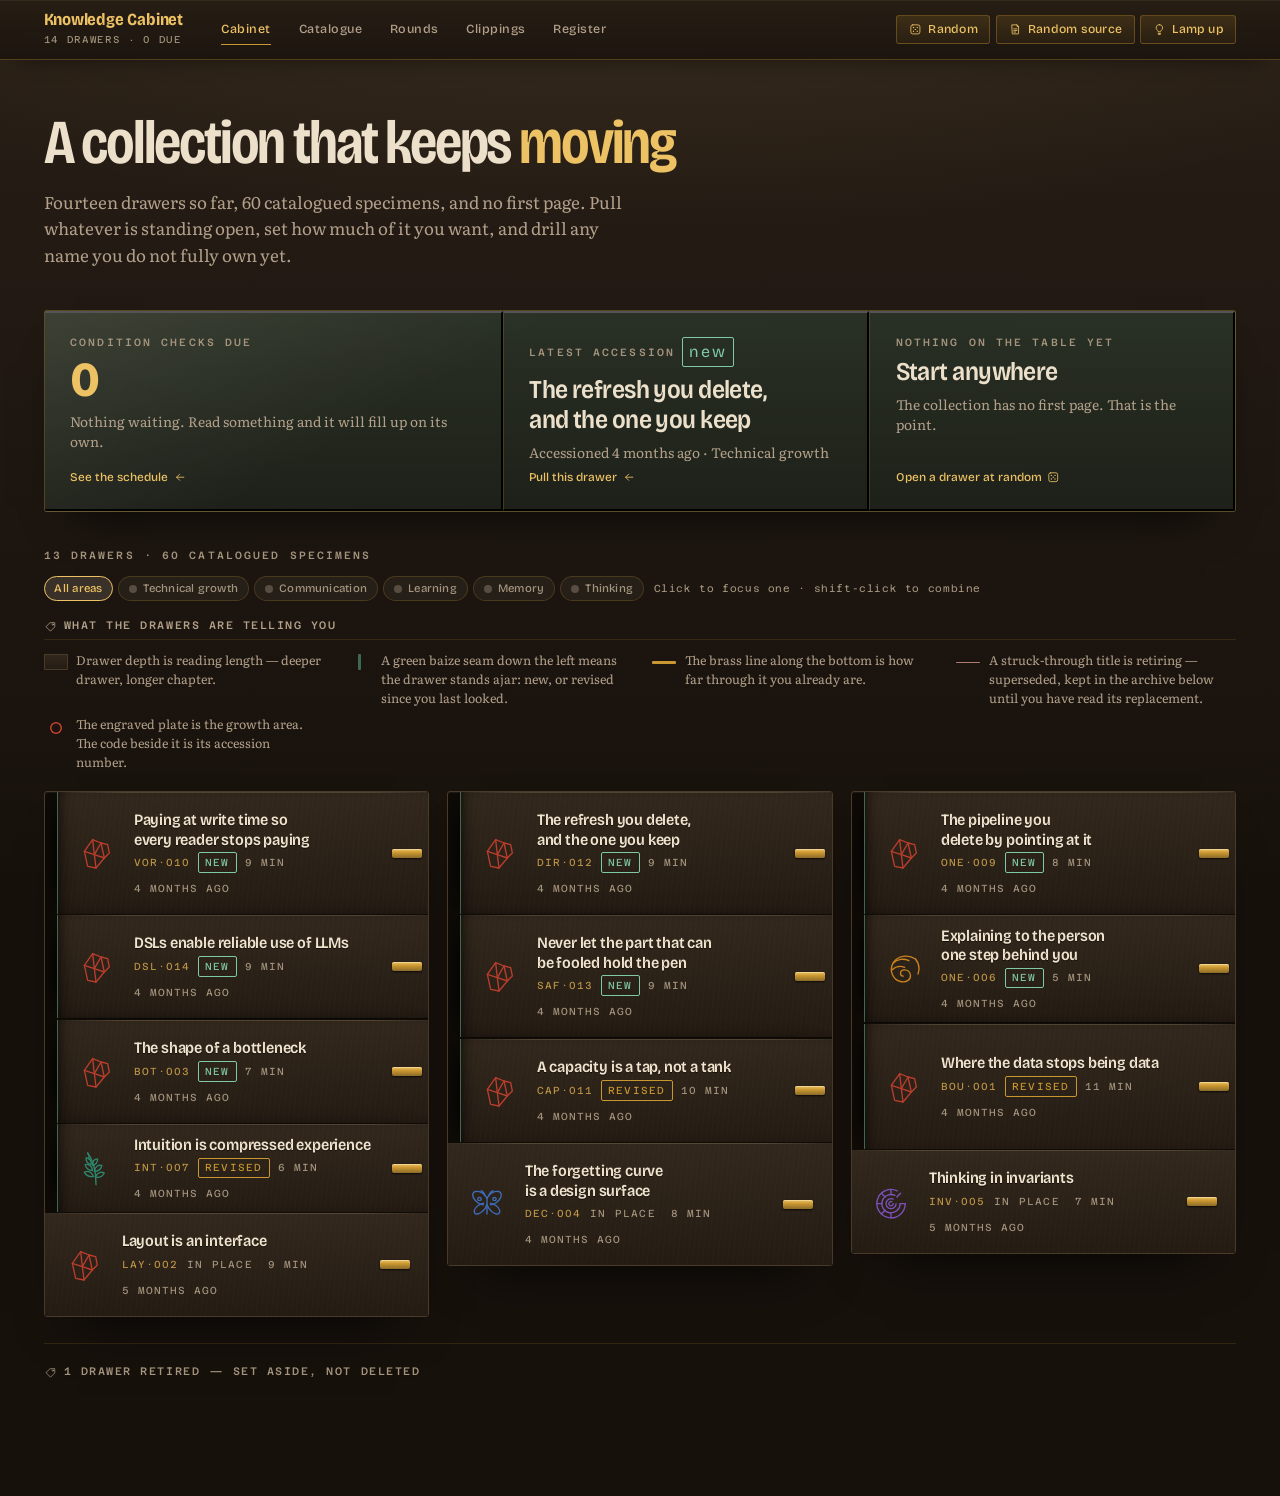
<file: index.html>
<!doctype html>
<html lang="en">
<head>
<meta charset="utf-8">
<meta name="viewport" content="width=device-width, initial-scale=1, viewport-fit=cover">
<title>Knowledge Cabinet — a collection that keeps moving</title>
<meta name="description" content="A personal cabinet of concepts: chapters arrive and retire, extent is a dial, every term opens its catalogue entry, and what you read comes back for a condition check.">
<meta name="color-scheme" content="dark light">
<meta name="theme-color" content="#1a1109">
<link rel="manifest" href="manifest.webmanifest">
<link rel="icon" href="icons/icon-192.png" sizes="192x192" type="image/png">
<link rel="apple-touch-icon" href="icons/apple-touch-icon.png">
<meta name="apple-mobile-web-app-capable" content="yes">
<meta name="apple-mobile-web-app-status-bar-style" content="black-translucent">
<meta name="apple-mobile-web-app-title" content="Cabinet">
<link rel="preload" href="fonts/bricolage-normal-300_800.woff2" as="font" type="font/woff2" crossorigin>
<link rel="preload" href="fonts/literata-normal-300_700.woff2" as="font" type="font/woff2" crossorigin>
<link rel="stylesheet" href="fonts/fonts.css">
<link rel="stylesheet" href="cabinet.css">
</head>
<body>
<!--
THESIS: A personal collection where the pleasure is pulling a drawer and finding queueing theory filed beside memory research; it refuses the reading-app arrangement of a left-rail contents list beside a cream essay column.
OWN-WORLD: Walnut cabinetwork with flush drawers and brass hairline fittings, baize-green linings that only show when a drawer is open, authored specimen plates per growth area, and one warm ivory reading table that is the only light surface in the room.
STORY: She sees what arrived and what is due for a condition check, pulls a drawer, and it comes to rest on the table at reading width; she sets the extent, drills any specimen name into its catalogue entry, and files it for the next round.
FIRST VIEWPORT: Brass rail across the head; a glass vitrine of three unequal bays holding rounds due, latest accession, and where she stopped; beneath it the cabinet wall of flush drawers of unequal depth, the newest standing half-open on their baize.
FORM: Cabinet of curiosities, candidate 7 of the grounded list, seed key 4781c692.
FINISH: unreviewed and undocumented is unfinished; this build ends with the finish review, the verdict, and DESIGN.md
-->

<svg class="sprite" aria-hidden="true" focusable="false">
  <defs>
    <symbol id="sp-tech" viewBox="0 0 48 48">
      <path d="M14 40 L10 22 L20 8 L30 12 L34 30 L24 42 Z"/>
      <path d="M20 8 L22 26 L34 30"/><path d="M22 26 L10 22"/><path d="M22 26 L24 42"/>
      <path d="M30 12 L22 26"/><path d="M34 30 L40 24 L38 14 L30 12"/>
    </symbol>
    <symbol id="sp-comm" viewBox="0 0 48 48">
      <path d="M39 12c-9-6-22-4-27 5s0 20 9 22c7 1.6 12-2 12-7 0-4.4-3.4-7-7-7-3 0-5 1.8-5 4.2 0 2 1.5 3.4 3.3 3.4"/>
      <path d="M39 12c4 5 5 12 3 18"/>
      <path d="M12 17c5-5 13-6 19-3"/>
      <path d="M11 25c4-4 10-5 15-3"/>
    </symbol>
    <symbol id="sp-learn" viewBox="0 0 48 48">
      <path d="M24 44C24 30 22 16 14 6"/>
      <path d="M21 34c-5 1-9-1-11-5 4-2 8-1 11 5Z"/>
      <path d="M20 27c-5 0-8-3-9-7 4-1 8 1 9 7Z"/>
      <path d="M18 20c-4-1-6-4-6-8 4 0 7 3 6 8Z"/>
      <path d="M23 35c5 1 9-1 11-5-4-2-8-1-11 5Z"/>
      <path d="M22 28c5 0 8-3 9-7-4-1-8 1-9 7Z"/>
      <path d="M20 21c4-1 6-4 6-8-4 0-7 3-6 8Z"/>
      <path d="M14 6c1.5 2 2 4.5 1.6 7"/>
    </symbol>
    <symbol id="sp-mem" viewBox="0 0 48 48">
      <path d="M24 16v20"/>
      <path d="M24 17c-3-6-9-9-14-8-3 .6-4 4-2 8 2.4 4.8 8 8 12 8"/>
      <path d="M24 25c-2.6 6-7 10-11 11-3 .8-5-1.6-4-5 1-3.4 6-7 11-8"/>
      <path d="M24 17c3-6 9-9 14-8 3 .6 4 4 2 8-2.4 4.8-8 8-12 8"/>
      <path d="M24 25c2.6 6 7 10 11 11 3 .8 5-1.6 4-5-1-3.4-6-7-11-8"/>
      <path d="M22 14c-1-3-3-5-5-6M26 14c1-3 3-5 5-6"/>
      <circle cx="15" cy="18" r="2"/><circle cx="33" cy="18" r="2"/>
    </symbol>
    <symbol id="sp-think" viewBox="0 0 48 48">
      <path d="M41 26a17 17 0 1 1-9.6-15.3"/>
      <path d="M35 26a11 11 0 1 1-6.2-9.9"/>
      <path d="M30 26a6 6 0 1 1-3.4-5.4"/>
      <path d="M26.6 26a2.6 2.6 0 1 1-1.5-2.3"/>
      <path d="M24 9v6M35.5 13.5 31 18M41 26h-6M24 43v-6M12.5 38.5 17 34M7 26h6M12.5 13.5 17 18"/>
    </symbol>

    <symbol id="i-die" viewBox="0 0 24 24">
      <rect x="3.5" y="3.5" width="17" height="17" rx="3.5"/>
      <circle cx="8.5" cy="8.5" r="1.3" fill="currentColor" stroke="none"/>
      <circle cx="15.5" cy="8.5" r="1.3" fill="currentColor" stroke="none"/>
      <circle cx="12" cy="12" r="1.3" fill="currentColor" stroke="none"/>
      <circle cx="8.5" cy="15.5" r="1.3" fill="currentColor" stroke="none"/>
      <circle cx="15.5" cy="15.5" r="1.3" fill="currentColor" stroke="none"/>
    </symbol>
    <symbol id="i-loupe" viewBox="0 0 24 24">
      <circle cx="10.5" cy="10.5" r="6.5"/><path d="M15.4 15.4 20.5 20.5"/>
    </symbol>
    <symbol id="i-lamp" viewBox="0 0 24 24">
      <path d="M12 3a6 6 0 0 0-3.4 11c.6.4 1 1.1 1 1.9v.6h4.8v-.6c0-.8.4-1.5 1-1.9A6 6 0 0 0 12 3Z"/>
      <path d="M9.6 19.5h4.8M10.4 21.5h3.2"/>
    </symbol>
    <symbol id="i-close" viewBox="0 0 24 24"><path d="M5.5 5.5 18.5 18.5M18.5 5.5 5.5 18.5"/></symbol>
    <symbol id="i-back" viewBox="0 0 24 24"><path d="M19 12H5M11 6 5 12l6 6"/></symbol>
    <symbol id="i-pin" viewBox="0 0 24 24">
      <path d="M9 3.5h6l-1 5 3.5 3.5-6 .5-.5 8-.5-8-6-.5L8 8.5Z"/>
    </symbol>
    <symbol id="i-thread" viewBox="0 0 24 24">
      <circle cx="5.5" cy="6" r="2.2"/><circle cx="18.5" cy="10" r="2.2"/><circle cx="9" cy="18.5" r="2.2"/>
      <path d="M7.6 6.8 16.5 9.4M17.5 12l-7 5M8 16.4 6.2 8.2"/>
    </symbol>
    <symbol id="i-check" viewBox="0 0 24 24"><path d="M4.5 12.5 9.5 17.5 19.5 6.5"/></symbol>
    <symbol id="i-plus" viewBox="0 0 24 24"><path d="M12 5v14M5 12h14"/></symbol>
    <symbol id="i-tag" viewBox="0 0 24 24">
      <path d="M11.6 3.5H20.5v8.9l-9 9L2.6 12.5Z"/><circle cx="16.6" cy="7.4" r="1.6"/>
    </symbol>
    <symbol id="i-share" viewBox="0 0 24 24">
      <path d="M12 3v12M8 7l4-4 4 4"/>
      <path d="M5 13v5.5A1.5 1.5 0 0 0 6.5 20h11a1.5 1.5 0 0 0 1.5-1.5V13"/>
    </symbol>
    <symbol id="i-clipping" viewBox="0 0 24 24">
      <path d="M6 3.5h9l3 3V20a.5.5 0 0 1-.5.5h-11A.5.5 0 0 1 6 20Z"/>
      <path d="M15 3.5V6.5h3"/>
      <path d="M9 11h6M9 14h6M9 17h3.5"/>
    </symbol>
  </defs>
</svg>

<a class="skip" href="#stage">Skip to the collection</a>

<div class="room" id="room">
  <header class="rail">
    <div class="rail-mark">
      <span class="rail-title">Knowledge Cabinet</span>
      <span class="rail-sub" id="railSub">private collection</span>
    </div>
    <nav class="rail-cases" aria-label="Cases">
      <button class="plate" data-view="case" aria-current="true">Cabinet</button>
      <button class="plate" data-view="catalogue">Catalogue</button>
      <button class="plate" data-view="rounds">Rounds<span class="plate-count" id="dueBadge" hidden></span></button>
      <button class="plate" data-view="clippings">Clippings</button>
      <button class="plate" data-view="register">Register</button>
    </nav>
    <div class="rail-tools">
      <button class="tool" id="randomBtn" title="Open a drawer at random">
        <svg class="ic"><use href="#i-die"></use></svg><span>Random</span>
      </button>
      <button class="tool" id="randomSourceBtn" title="Pull a curated source at random and read it here, at reading width">
        <svg class="ic"><use href="#i-clipping"></use></svg><span>Random source</span>
      </button>
      <button class="tool" id="lampBtn" title="Raise the lamp: brightens the room and lifts cabinet text for longer sessions" aria-pressed="false">
        <svg class="ic"><use href="#i-lamp"></use></svg><span id="lampLabel">Lamp up</span>
      </button>
    </div>
  </header>

  <main id="stage" tabindex="-1">
    <section class="view" id="view-case" data-view="case"></section>
    <section class="view" id="view-table" data-view="table" hidden></section>
    <section class="view" id="view-catalogue" data-view="catalogue" hidden></section>
    <section class="view" id="view-rounds" data-view="rounds" hidden></section>
    <section class="view" id="view-clippings" data-view="clippings" hidden></section>
    <section class="view" id="view-clipreader" data-view="clipreader" hidden></section>
    <section class="view" id="view-register" data-view="register" hidden></section>
  </main>
</div>

<div class="loupe" id="loupe" hidden role="toolbar" aria-label="Selection actions">
  <button data-act="drill"><svg class="ic"><use href="#i-loupe"></use></svg>Drill down</button>
  <button data-act="round"><svg class="ic"><use href="#i-pin"></use></svg>Add to rounds</button>
</div>

<aside class="slip" id="slip" hidden aria-label="Catalogue entry" role="dialog" aria-modal="true"></aside>
<div class="slip-veil" id="slipVeil" hidden></div>

<div class="toast" id="toast" role="status" aria-live="polite" hidden></div>

<script src="content.js" defer></script>
<script src="figures.js" defer></script>
<script src="clippings.js" defer></script>
<script src="app.js" defer></script>
<script>
/* Offline shell. Service workers need a secure context, so this is a no-op on
   plain http — the book still works, it just is not installable there. */
if ('serviceWorker' in navigator && window.isSecureContext) {
  window.addEventListener('load', function () {
    navigator.serviceWorker.register('sw.js').catch(function () {});
  });
}
</script>
</body>
</html>
</file>
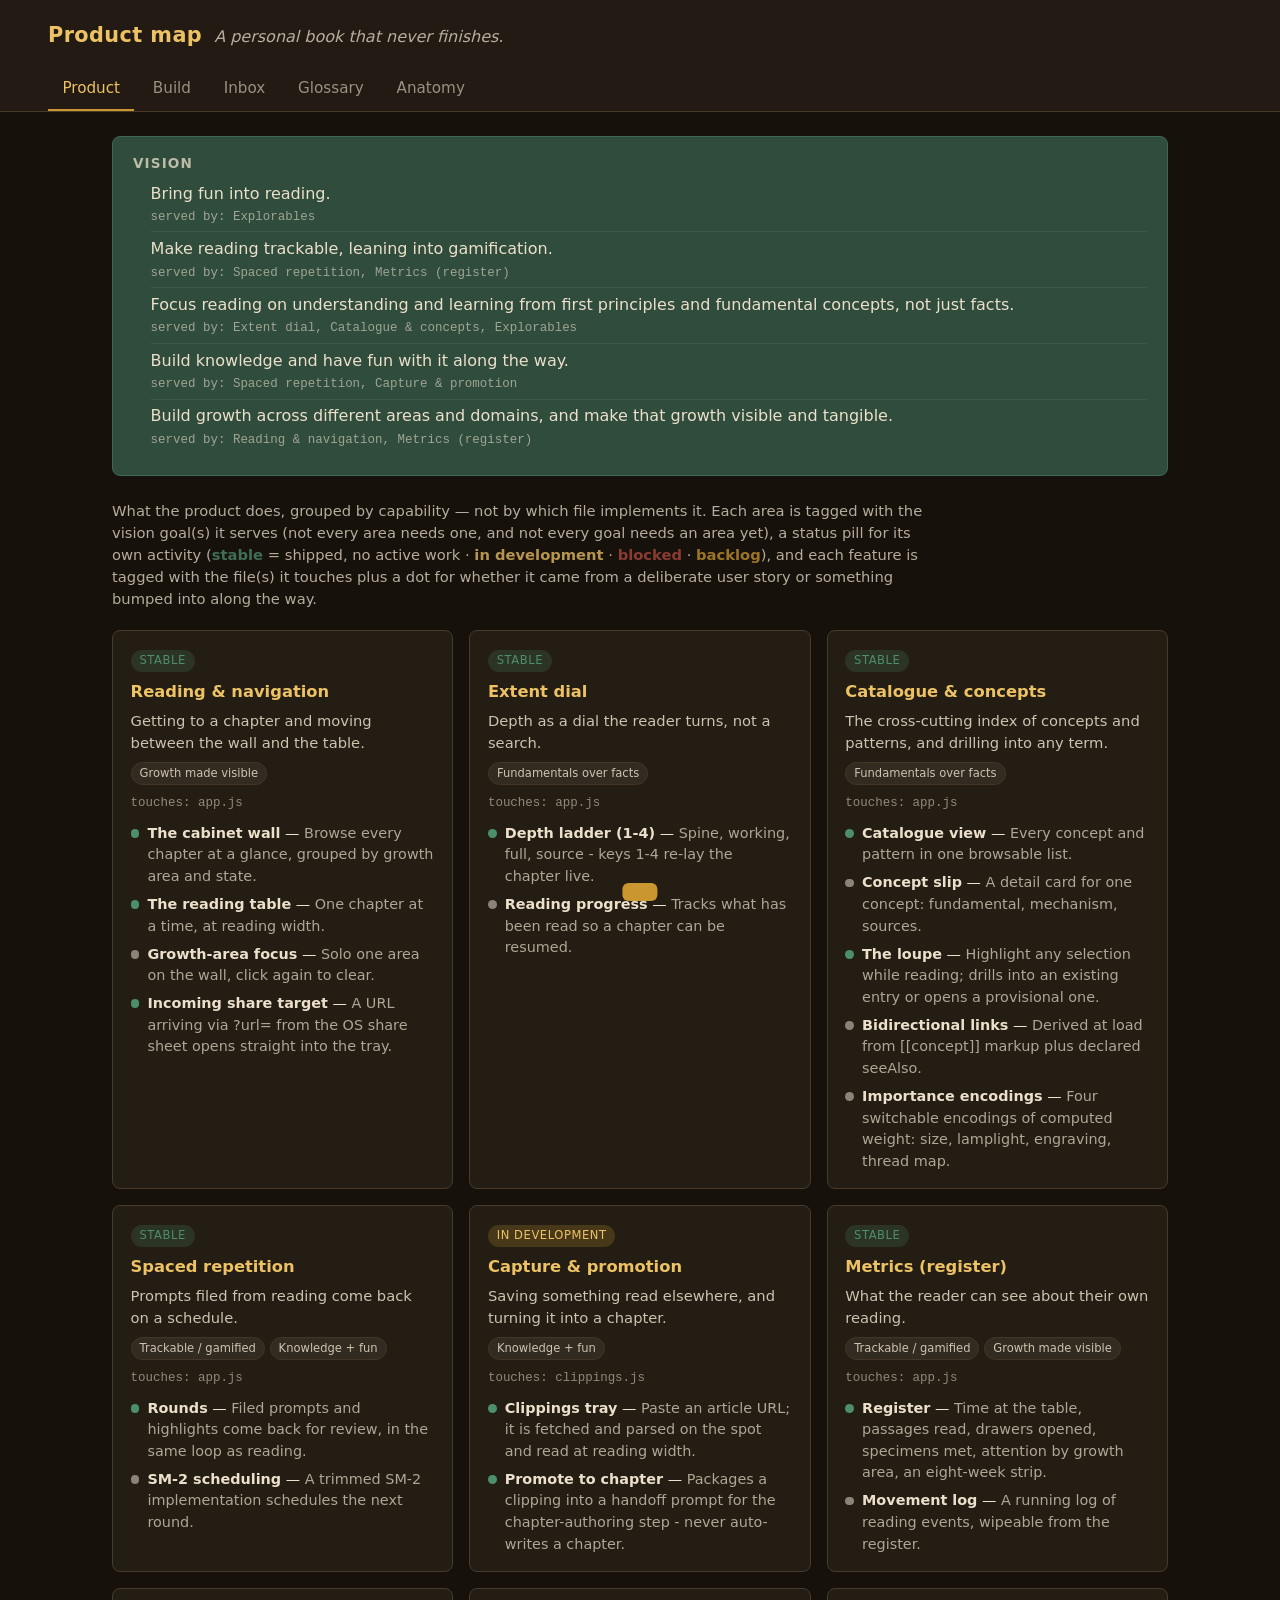
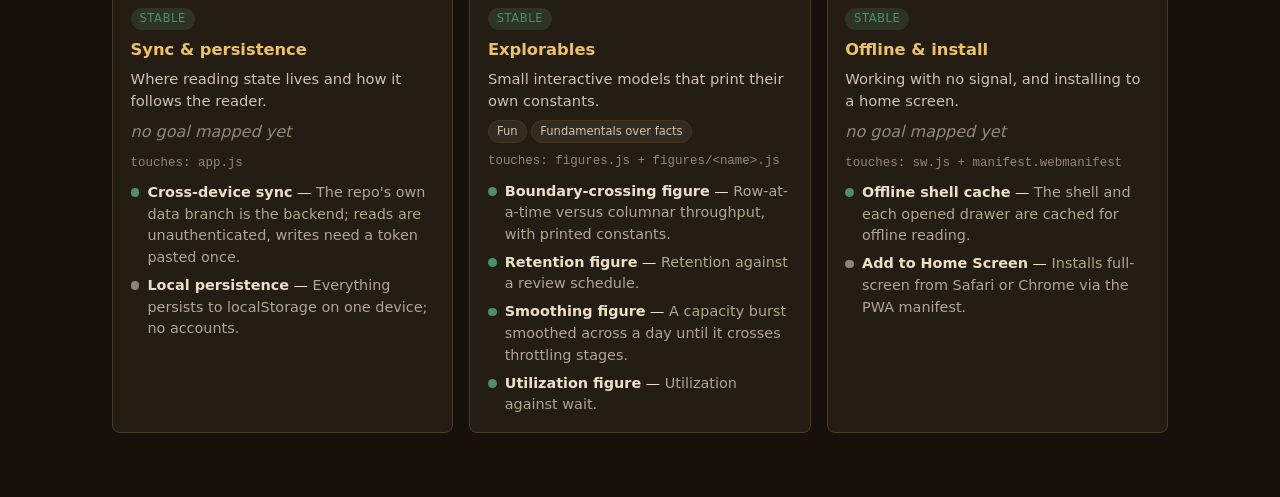
<file: product/index.html>
<!doctype html>
<html lang="en">
<head>
<meta charset="utf-8" />
<meta name="viewport" content="width=device-width, initial-scale=1" />
<meta name="robots" content="noindex" />
<title>Knowledge Cabinet — Product Map</title>
<meta name="description" content="A working map of Knowledge Cabinet: vision, product capabilities, features, user stories, the build lens, and a capture inbox." />
<link rel="icon" href="data:," />
<link rel="stylesheet" href="product-map.css" />
</head>
<body>
<header class="pm-header">
  <div class="pm-header-row">
    <h1>Product map</h1>
    <p class="pm-tagline" id="pm-tagline"></p>
  </div>
  <nav class="pm-tabs" role="tablist">
    <button class="pm-tab is-active" data-tab="product" role="tab" aria-selected="true">Product</button>
    <button class="pm-tab" data-tab="build" role="tab" aria-selected="false">Build</button>
    <button class="pm-tab" data-tab="inbox" role="tab" aria-selected="false">Inbox</button>
    <button class="pm-tab" data-tab="glossary" role="tab" aria-selected="false">Glossary</button>
    <button class="pm-tab" data-tab="anatomy" role="tab" aria-selected="false">Anatomy</button>
  </nav>
</header>

<main>
  <section class="pm-vision" id="pm-vision"></section>

  <section class="pm-panel is-active" id="panel-product" data-panel="product">
    <p class="pm-lens-note">What the product does, grouped by capability — not by which file implements it. Each area is tagged with the vision goal(s) it serves (not every area needs one, and not every goal needs an area yet), a status pill for its own activity (<span class="pm-legend-stable">stable</span> = shipped, no active work · <span class="pm-legend-active">in development</span> · <span class="pm-legend-blocked">blocked</span> · <span class="pm-legend-backlog">backlog</span>), and each feature is tagged with the file(s) it touches plus a dot for whether it came from a deliberate user story or something bumped into along the way.</p>
    <div class="pm-grid" id="pm-product-grid"></div>
  </section>

  <section class="pm-panel" id="panel-build" data-panel="build">
    <p class="pm-lens-note">The process and dev-ops side: how this repo actually gets worked on. Grounded in real files — gaps are flagged honestly, not invented.</p>
    <div class="pm-grid pm-grid-build" id="pm-build-grid"></div>
  </section>

  <section class="pm-panel" id="panel-anatomy" data-panel="anatomy">
    <p class="pm-lens-note">What the reading app's cabinet wall is actually made of, component by component — the vitrine, the wall-head, the key, and one growth-area stack of drawers. The numbered pins sit directly on the feature they name; read the matching row alongside.</p>
    <div class="pm-anatomy">
      <figure class="pm-anatomy-figure">
        <svg viewBox="0 0 640 940" xmlns="http://www.w3.org/2000/svg" role="img" aria-label="Anatomy of the cabinet wall: vitrine, wall-head, area chips, key, and one stack of drawers">
          <defs>
            <linearGradient id="anatDrawerFace" x1="0" y1="0" x2="0" y2="1">
              <stop offset="0%" stop-color="#33281d"/>
              <stop offset="62%" stop-color="#292017"/>
              <stop offset="100%" stop-color="#241b13"/>
            </linearGradient>
            <linearGradient id="anatPull" x1="0" y1="0" x2="0" y2="1">
              <stop offset="0%" stop-color="#edc264"/>
              <stop offset="42%" stop-color="#c9962f"/>
              <stop offset="100%" stop-color="#8a6a2a"/>
            </linearGradient>
          </defs>

          <rect x="0" y="0" width="640" height="940" fill="#1b140d"/>

          <text x="20" y="32" font-family="sans-serif" font-weight="700" font-size="19" fill="#f4ece0">Anatomy of the cabinet wall</text>
          <text x="20" y="49" font-family="monospace" font-size="9" letter-spacing="1" fill="#a5947d">vitrine → wall-head → key → wall of stacks</text>

          <!-- VITRINE (pin 1) -->
          <g>
            <rect x="20" y="62" width="600" height="96" fill="#241c14" stroke="#4a3a29"/>
            <line x1="220" y1="62" x2="220" y2="158" stroke="rgba(201,150,47,.22)"/>
            <line x1="420" y1="62" x2="420" y2="158" stroke="rgba(201,150,47,.22)"/>
            <text x="36" y="82" font-family="monospace" font-size="7.5" letter-spacing=".8" fill="#a5947d">CHECKS DUE</text>
            <text x="36" y="112" font-family="monospace" font-size="26" font-weight="700" font-style="italic" fill="#edc264">n</text>
            <text x="36" y="134" font-family="serif" font-size="8.5" fill="#b3a08a">reader-specific, not a fixed count</text>
            <text x="236" y="82" font-family="monospace" font-size="7.5" letter-spacing=".8" fill="#a5947d">LATEST</text>
            <text x="236" y="104" font-family="sans-serif" font-size="11" font-weight="700" fill="#f4ece0">The refresh you delete,</text>
            <text x="236" y="119" font-family="sans-serif" font-size="11" font-weight="700" fill="#f4ece0">and the one you keep</text>
            <text x="236" y="136" font-family="serif" font-size="8.5" fill="#b3a08a">added 2026-08-08 · tech</text>
            <text x="436" y="82" font-family="monospace" font-size="7.5" letter-spacing=".8" fill="#a5947d">LAST OPENED</text>
            <text x="436" y="104" font-family="sans-serif" font-size="12.5" font-weight="700" fill="#f4ece0">Thinking in</text>
            <text x="436" y="119" font-family="sans-serif" font-size="12.5" font-weight="700" fill="#f4ece0">invariants</text>
            <text x="436" y="136" font-family="serif" font-size="8.5" fill="#b3a08a">reader's own progress</text>
          </g>
          <circle cx="20" cy="62" r="11" fill="#1b140d" stroke="#edc264" stroke-width="1.5"/>
          <text x="20" y="66" text-anchor="middle" font-family="monospace" font-size="11" font-weight="700" fill="#edc264">1</text>

          <!-- WALL-HEAD (pin 2) -->
          <circle cx="9" cy="180" r="11" fill="#1b140d" stroke="#edc264" stroke-width="1.5"/>
          <text x="9" y="184" text-anchor="middle" font-family="monospace" font-size="11" font-weight="700" fill="#edc264">2</text>
          <text x="30" y="184" font-family="monospace" font-size="9.5" letter-spacing=".6" fill="#b3a08a">12 drawers · 51 catalogued specimens</text>

          <!-- AREA CHIPS (pin 3) -->
          <circle cx="9" cy="206" r="11" fill="#1b140d" stroke="#edc264" stroke-width="1.5"/>
          <text x="9" y="210" text-anchor="middle" font-family="monospace" font-size="11" font-weight="700" fill="#edc264">3</text>
          <g font-family="sans-serif" font-size="9.5" font-weight="500">
            <g transform="translate(38,206)">
              <rect x="-6" y="-11" width="58" height="18" rx="9" fill="none" stroke="#edc264"/>
              <text x="23" y="1.5" text-anchor="middle" fill="#edc264">All areas</text>
            </g>
            <g transform="translate(118,206)"><circle r="3" fill="#c8402f"/><text x="8" y="3" fill="#b3a08a">tech</text></g>
            <g transform="translate(165,206)"><circle r="3" fill="#d98a1f"/><text x="8" y="3" fill="#b3a08a">comm</text></g>
            <g transform="translate(217,206)"><circle r="3" fill="#2e8f74"/><text x="8" y="3" fill="#b3a08a">learn</text></g>
            <g transform="translate(268,206)"><circle r="3" fill="#3f74c8"/><text x="8" y="3" fill="#b3a08a">mem</text></g>
            <g transform="translate(314,206)"><circle r="3" fill="#8455c9"/><text x="8" y="3" fill="#b3a08a">think</text></g>
          </g>

          <!-- KEY row (pin 4) -->
          <circle cx="9" cy="238" r="11" fill="#1b140d" stroke="#edc264" stroke-width="1.5"/>
          <text x="9" y="242" text-anchor="middle" font-family="monospace" font-size="11" font-weight="700" fill="#edc264">4</text>
          <text x="30" y="242" font-family="monospace" font-size="8" letter-spacing="1" fill="#a5947d">▸ WHAT THE DRAWERS ARE TELLING YOU</text>
          <line x1="20" y1="254" x2="620" y2="254" stroke="rgba(201,150,47,.16)"/>

          <!-- STACK (pin 5) -->
          <circle cx="9" cy="272" r="11" fill="#1b140d" stroke="#edc264" stroke-width="1.5"/>
          <text x="9" y="276" text-anchor="middle" font-family="monospace" font-size="11" font-weight="700" fill="#edc264">5</text>
          <g transform="translate(20,272)">
            <rect x="0" y="0" width="600" height="330" fill="#0f0b07" stroke="#4a3a29"/>

            <!-- drawer A: new / ajar -->
            <g transform="translate(14,0)">
              <rect x="0" y="0" width="572" height="72" fill="url(#anatDrawerFace)"/>
              <rect x="0" y="0" width="3" height="72" fill="#3f6853"/>
              <g transform="translate(20,14)">
                <rect x="0" y="0" width="36" height="36" rx="4" fill="none" stroke="#c8402f" stroke-width="1.4"/>
                <circle cx="18" cy="18" r="8" fill="none" stroke="#c8402f" stroke-width="1.4"/>
              </g>
              <text x="70" y="26" font-family="sans-serif" font-size="12.5" font-weight="700" fill="#f4ece0">The shape of a bottleneck</text>
              <text x="70" y="42" font-family="monospace" font-size="8" letter-spacing=".6" fill="#bd9445">BOT·003</text>
              <text x="130" y="42" font-family="monospace" font-size="8" fill="#a5947d">7 min</text>
              <rect x="522" y="12" width="26" height="8" rx="2" fill="url(#anatPull)"/>
            </g>

            <!-- drawer B: live, deep, with read progress -->
            <g transform="translate(14,74)">
              <rect x="0" y="0" width="572" height="106" fill="url(#anatDrawerFace)"/>
              <g transform="translate(20,32)">
                <rect x="0" y="0" width="36" height="36" rx="4" fill="none" stroke="#3f74c8" stroke-width="1.4"/>
                <path d="M4 18 L18 4 L32 18 L18 32 Z" fill="none" stroke="#3f74c8" stroke-width="1.4"/>
              </g>
              <text x="70" y="46" font-family="sans-serif" font-size="12.5" font-weight="700" fill="#f4ece0">The forgetting curve is a design surface</text>
              <text x="70" y="62" font-family="monospace" font-size="8" letter-spacing=".6" fill="#bd9445">DEC·004</text>
              <text x="130" y="62" font-family="monospace" font-size="8" fill="#a5947d">8 min</text>
              <rect x="522" y="30" width="26" height="8" rx="2" fill="url(#anatPull)"/>
              <rect x="0" y="104" width="360" height="2" fill="#c9962f"/>
            </g>

            <!-- drawer C: retiring -->
            <g transform="translate(14,182)">
              <rect x="0" y="0" width="572" height="58" fill="url(#anatDrawerFace)"/>
              <g transform="translate(20,11)" opacity=".55">
                <rect x="0" y="0" width="36" height="36" rx="4" fill="none" stroke="#c8402f" stroke-width="1.4"/>
              </g>
              <text x="70" y="26" font-family="sans-serif" font-size="12.5" font-weight="700" text-decoration="line-through" fill="#a5947d">Notes on JDBC fetch-size tuning</text>
              <text x="70" y="42" font-family="monospace" font-size="8" letter-spacing=".6" fill="#bd9445">JDB·008</text>
              <rect x="470" y="8" width="70" height="16" rx="2" fill="none" stroke="#a5947d"/>
              <text x="505" y="19" text-anchor="middle" font-family="monospace" font-size="7.5" letter-spacing=".6" fill="#a5947d">RETIRING</text>
            </g>

            <circle cx="592" cy="98" r="11" fill="#1b140d" stroke="#edc264" stroke-width="1.5"/>
            <text x="592" y="102" text-anchor="middle" font-family="monospace" font-size="11" font-weight="700" fill="#edc264">6</text>

            <circle cx="70" cy="14" r="11" fill="#1b140d" stroke="#edc264" stroke-width="1.5"/>
            <text x="70" y="18" text-anchor="middle" font-family="monospace" font-size="11" font-weight="700" fill="#edc264">7</text>

            <circle cx="16" cy="36" r="11" fill="#1b140d" stroke="#edc264" stroke-width="1.5"/>
            <text x="16" y="40" text-anchor="middle" font-family="monospace" font-size="11" font-weight="700" fill="#edc264">8</text>

            <circle cx="378" cy="179" r="11" fill="#1b140d" stroke="#edc264" stroke-width="1.5"/>
            <text x="378" y="183" text-anchor="middle" font-family="monospace" font-size="11" font-weight="700" fill="#edc264">9</text>

            <text x="14" y="316" font-family="serif" font-size="9" font-style="italic" fill="#a5947d">one growth-area stack, sorted new → evolving → live → retiring</text>
          </g>

          <!-- ghost stacks: structural echo -->
          <g transform="translate(20,624)" opacity=".4">
            <rect x="0" y="0" width="288" height="200" fill="#0f0b07" stroke="#4a3a29"/>
            <rect x="10" y="10" width="268" height="42" fill="url(#anatDrawerFace)"/>
            <rect x="10" y="56" width="268" height="42" fill="url(#anatDrawerFace)"/>
            <rect x="10" y="102" width="268" height="42" fill="url(#anatDrawerFace)"/>
            <rect x="10" y="148" width="268" height="42" fill="url(#anatDrawerFace)"/>
          </g>
          <g transform="translate(332,624)" opacity=".4">
            <rect x="0" y="0" width="288" height="200" fill="#0f0b07" stroke="#4a3a29"/>
            <rect x="10" y="10" width="268" height="58" fill="url(#anatDrawerFace)"/>
            <rect x="10" y="72" width="268" height="58" fill="url(#anatDrawerFace)"/>
            <rect x="10" y="134" width="268" height="58" fill="url(#anatDrawerFace)"/>
          </g>
          <text x="20" y="846" font-family="serif" font-size="9" font-style="italic" fill="#a5947d">...continued as two more growth-area stacks, same anatomy</text>
        </svg>
      </figure>
      <ol class="pm-anatomy-key">
        <li><b>Vitrine</b> — reviews due, latest accession, where you left off.</li>
        <li><b>Wall-head</b> — running count of visible drawers and specimens.</li>
        <li><b>Area chips</b> — click to solo a growth area, shift-click to add.</li>
        <li><b>Key</b> — collapsible legend for the encodings below it.</li>
        <li><b>Stack</b> — one growth area, sorted new → evolving → live → retiring.</li>
        <li><b>Drawer</b> — one chapter; face depth signals reading length.</li>
        <li><b>Specimen plate</b> — concept glyph tinted to the growth-area ink color.</li>
        <li><b>Baize seam</b> — green left edge means ajar: new or revised.</li>
        <li><b>Read line</b> — brass line at the foot is progress read; a struck title (row 3 in the stack above) marks retiring.</li>
      </ol>
    </div>
  </section>

  <section class="pm-panel" id="panel-inbox" data-panel="inbox">
    <p class="pm-lens-note">Drop a raw idea here — no need to decide yet whether it's a feature, a feature group, or a user story. Triage it into a capability whenever you're ready, or discard it.</p>
    <form class="pm-capture" id="pm-capture-form">
      <textarea id="pm-capture-text" placeholder="What did you bump into, or wish the cabinet could do?" rows="2" required></textarea>
      <button type="submit">Capture</button>
    </form>
    <div class="pm-inbox-list" id="pm-inbox-list"></div>
  </section>

  <section class="pm-panel" id="panel-glossary" data-panel="glossary">
    <p class="pm-lens-note">Jargon used across this product map and the reading app itself.</p>
    <dl class="pm-glossary" id="pm-glossary-list"></dl>
  </section>
</main>

<div class="pm-toast" id="pm-toast" aria-live="polite"></div>

<script src="product-map-data.js" defer></script>
<script src="product-map.js" defer></script>
</body>
</html>
</file>
<file: fonts/fonts.css>
/* Self-hosted so the world keeps its lettering offline and over file://.
   Bricolage Grotesque, Literata, Azeret Mono - all SIL Open Font License 1.1.
   Latin subset only; sourced from Google Fonts. */

@font-face{font-family: 'Bricolage Grotesque'; font-style: normal; font-weight: 300 800; font-stretch: 75% 100%; font-display: swap; src: url('bricolage-normal-300_800.woff2') format('woff2'); unicode-range: U+0000-00FF, U+0131, U+0152-0153, U+02BB-02BC, U+02C6, U+02DA, U+02DC, U+0304, U+0308, U+0329, U+2000-206F, U+20AC, U+2122, U+2191, U+2193, U+2212, U+2215, U+FEFF, U+FFFD;}
@font-face{font-family: 'Literata'; font-style: italic; font-weight: 400 600; font-display: swap; src: url('literata-italic-400_600.woff2') format('woff2'); unicode-range: U+0000-00FF, U+0131, U+0152-0153, U+02BB-02BC, U+02C6, U+02DA, U+02DC, U+0304, U+0308, U+0329, U+2000-206F, U+20AC, U+2122, U+2191, U+2193, U+2212, U+2215, U+FEFF, U+FFFD;}
@font-face{font-family: 'Literata'; font-style: normal; font-weight: 300 700; font-display: swap; src: url('literata-normal-300_700.woff2') format('woff2'); unicode-range: U+0000-00FF, U+0131, U+0152-0153, U+02BB-02BC, U+02C6, U+02DA, U+02DC, U+0304, U+0308, U+0329, U+2000-206F, U+20AC, U+2122, U+2191, U+2193, U+2212, U+2215, U+FEFF, U+FFFD;}
@font-face{font-family: 'Azeret Mono'; font-style: normal; font-weight: 300; font-display: swap; src: url('azeret-normal-300.woff2') format('woff2'); unicode-range: U+0000-00FF, U+0131, U+0152-0153, U+02BB-02BC, U+02C6, U+02DA, U+02DC, U+0304, U+0308, U+0329, U+2000-206F, U+20AC, U+2122, U+2191, U+2193, U+2212, U+2215, U+FEFF, U+FFFD;}
@font-face{font-family: 'Azeret Mono'; font-style: normal; font-weight: 400; font-display: swap; src: url('azeret-normal-400.woff2') format('woff2'); unicode-range: U+0000-00FF, U+0131, U+0152-0153, U+02BB-02BC, U+02C6, U+02DA, U+02DC, U+0304, U+0308, U+0329, U+2000-206F, U+20AC, U+2122, U+2191, U+2193, U+2212, U+2215, U+FEFF, U+FFFD;}
@font-face{font-family: 'Azeret Mono'; font-style: normal; font-weight: 500; font-display: swap; src: url('azeret-normal-500.woff2') format('woff2'); unicode-range: U+0000-00FF, U+0131, U+0152-0153, U+02BB-02BC, U+02C6, U+02DA, U+02DC, U+0304, U+0308, U+0329, U+2000-206F, U+20AC, U+2122, U+2191, U+2193, U+2212, U+2215, U+FEFF, U+FFFD;}
@font-face{font-family: 'Azeret Mono'; font-style: normal; font-weight: 700; font-display: swap; src: url('azeret-normal-700.woff2') format('woff2'); unicode-range: U+0000-00FF, U+0131, U+0152-0153, U+02BB-02BC, U+02C6, U+02DA, U+02DC, U+0304, U+0308, U+0329, U+2000-206F, U+20AC, U+2122, U+2191, U+2193, U+2212, U+2215, U+FEFF, U+FFFD;}
</file>
<file: cabinet.css>
/* Knowledge Cabinet — the cabinet.
   Walnut carcass, brass fittings, baize linings, one ivory reading table. */

/* ── 1. Tokens ─────────────────────────────────────────────────────────── */
:root {
  --cab:        #221a13;
  --cab-deep:   #17110c;
  --cab-face-1: #33281d;
  --cab-face-2: #292017;
  --cab-edge:   #4a3a29;
  --reveal:     #0f0b07;
  --baize:      #2f4c3c;
  --baize-lit:  #3f6853;

  --brass:      #c9962f;
  --brass-lit:  #edc264;
  --brass-dim:  #8a6a2a;
  --brass-label:#bd9445;

  --ivory:      #f4ece0;
  --ivory-2:    #e9dece;
  --ivory-3:    #dbcdb7;
  --ink:        #241d14;
  --ink-2:      #5f5445;
  --ink-3:      #6f6555;

  --on-cab:     #ece0cb;
  --on-cab-2:   #b3a08a;
  --on-cab-3:   #a5947d;

  --a-tech: #c8402f;  --a-tech-t: #8f2a1d;
  --a-comm: #d98a1f;  --a-comm-t: #8a5507;
  --a-learn:#2e8f74;  --a-learn-t:#1d6151;
  --a-mem:  #3f74c8;  --a-mem-t:  #2b4f8c;
  --a-think:#8455c9;  --a-think-t:#5b3691;

  --sans: "Bricolage Grotesque", "Trebuchet MS", system-ui, sans-serif;
  --read: "Literata", Georgia, "Times New Roman", serif;
  --mono: "Azeret Mono", ui-monospace, "Cascadia Mono", Consolas, monospace;

  --lamp: 0;                        /* room light, 0..1 */
  --e-out: cubic-bezier(.16,.84,.3,1);
  --e-drawer: cubic-bezier(.2,.9,.25,1);

  --rail-h: 60px;
  --pad: clamp(1rem, 3.4vw, 2.75rem);
}

* { box-sizing: border-box; }
[hidden] { display: none !important; }
html, body { margin: 0; padding: 0; }
html { -webkit-text-size-adjust: 100%; }

body {
  background: var(--cab-deep);
  color: var(--on-cab);
  font-family: var(--sans);
  font-size: 16px;
  line-height: 1.5;
  -webkit-font-smoothing: antialiased;
  text-rendering: optimizeLegibility;
  overflow-x: hidden;
}

.sprite { position: absolute; width: 0; height: 0; overflow: hidden; }
svg use, .sprite symbol { }
.ic { width: 1.05em; height: 1.05em; fill: none; stroke: currentColor; stroke-width: 1.6; stroke-linecap: round; stroke-linejoin: round; flex: none; }
.plate-spec { fill: none; stroke: currentColor; stroke-width: 1.5; stroke-linecap: round; stroke-linejoin: round; }
.sr { position: absolute; width: 1px; height: 1px; overflow: hidden; clip: rect(0 0 0 0); white-space: nowrap; }
.skip {
  position: fixed; top: -100px; left: 12px; z-index: 90;
  background: var(--brass); color: #1c1409; padding: .6rem 1rem; border-radius: 2px;
  font: 600 .85rem/1 var(--sans);
}
.skip:focus { top: 12px; }

:where(button, a, input, [tabindex]):focus-visible {
  outline: 2px solid var(--brass-lit);
  outline-offset: 2px;
  border-radius: 2px;
}

/* Lamp up: the room brightens and the cabinet text lifts for longer sessions. */
.lamp-up .drawer { background: linear-gradient(180deg, #3b2e21 0%, #302518 62%, #291f16 100%); }
.lamp-up .drawer-title { color: #fbf0dc; }
.lamp-up .drawer-meta { color: #bcab92; }
.lamp-up .bay { background: linear-gradient(168deg, rgba(63,104,83,.30), rgba(47,76,60,.20)); }
.lamp-up .card { filter: saturate(1.04); }

/* ── 2. The room ───────────────────────────────────────────────────────── */
.room {
  min-height: 100dvh;
  background:
    radial-gradient(120% 62% at 50% -12%, rgba(233,196,120,calc(.10 + var(--lamp) * .16)) 0%, transparent 62%),
    linear-gradient(180deg, #2a2017 0%, var(--cab) 26%, var(--cab-deep) 100%);
  background-attachment: fixed;
}

/* Brass rail across the head */
.rail {
  position: sticky; top: 0; z-index: 40;
  display: flex; align-items: center; gap: clamp(.75rem, 2vw, 2rem);
  min-height: var(--rail-h);
  padding: 0 var(--pad);
  background: linear-gradient(180deg, rgba(38,29,20,.94), rgba(26,20,14,.9));
  backdrop-filter: blur(9px) saturate(1.1);
  border-bottom: 1px solid rgba(201,150,47,.28);
  box-shadow: 0 1px 0 rgba(255,225,175,.06) inset, 0 10px 26px -18px rgba(0,0,0,.9);
}
.rail-mark { display: flex; flex-direction: column; line-height: 1.05; flex: none; }
.rail-title {
  font: 700 1.06rem/1 var(--sans);
  font-variation-settings: "wdth" 88;
  letter-spacing: -.012em;
  color: var(--brass-lit);
}
.rail-sub { font: 400 .62rem/1.4 var(--mono); letter-spacing: .17em; text-transform: uppercase; color: var(--on-cab-3); margin-top: .3rem; }

.rail-cases { display: flex; gap: 2px; margin-inline-end: auto; overflow-x: auto; scrollbar-width: none; }
.rail-cases::-webkit-scrollbar { display: none; }
.plate {
  position: relative;
  appearance: none; border: 0; background: transparent; cursor: pointer;
  padding: .55rem .8rem;
  font: 500 .78rem/1 var(--sans); letter-spacing: .04em;
  color: var(--on-cab-2);
  white-space: nowrap;
  transition: color .18s var(--e-out);
}
.plate::after {
  content: ""; position: absolute; left: .8rem; right: .8rem; bottom: -1px; height: 2px;
  background: var(--brass); transform: scaleX(0); transform-origin: left;
  transition: transform .3s var(--e-out);
}
.plate:hover { color: var(--on-cab); }
.plate[aria-current="true"] { color: var(--brass-lit); }
.plate[aria-current="true"]::after { transform: scaleX(1); }
.plate-count {
  display: inline-block; min-width: 1.35em; margin-left: .42em; padding: .1em .35em;
  border-radius: 999px; background: var(--a-tech); color: #fff;
  font: 500 .62rem/1.5 var(--mono); text-align: center; vertical-align: .08em;
}

.rail-tools { display: flex; gap: .35rem; flex: none; }
.tool {
  display: inline-flex; align-items: center; gap: .42rem;
  appearance: none; cursor: pointer;
  padding: .44rem .72rem;
  background: linear-gradient(180deg, rgba(201,150,47,.16), rgba(201,150,47,.06));
  border: 1px solid rgba(201,150,47,.34);
  border-radius: 3px;
  color: var(--brass-lit);
  font: 500 .76rem/1 var(--sans); letter-spacing: .02em;
  transition: background .2s var(--e-out), border-color .2s var(--e-out), transform .2s var(--e-out);
}
.tool:hover { background: linear-gradient(180deg, rgba(201,150,47,.3), rgba(201,150,47,.13)); border-color: rgba(237,194,100,.6); }
.tool:active { transform: translateY(1px); }
.tool[aria-pressed="true"] { background: linear-gradient(180deg, var(--brass), var(--brass-dim)); color: #1e1608; border-color: var(--brass-lit); }

#stage { display: block; }
#stage:focus { outline: none; }
.view { padding: clamp(1.6rem, 4vw, 3.2rem) var(--pad) clamp(4rem, 8vw, 6rem); }

/* Shared headings */
.room-head { max-width: 1320px; margin: 0 auto clamp(1.6rem, 3.4vw, 2.6rem); }
.room-title {
  margin: 0;
  font: 600 clamp(2.1rem, 5vw, 3.9rem)/1.02 var(--sans);
  font-variation-settings: "wdth" 84, "opsz" 72;
  letter-spacing: -.035em;
  color: var(--on-cab);
  text-wrap: balance;
}
.room-title em { font-style: normal; color: var(--brass-lit); }
.room-lede {
  margin: .9rem 0 0; max-width: 58ch;
  font: 400 clamp(.95rem, .3vw + .88rem, 1.06rem)/1.55 var(--read);
  color: var(--on-cab-2);
  text-wrap: pretty;
}
.eng {
  font: 500 .66rem/1 var(--mono); letter-spacing: .2em; text-transform: uppercase;
  color: var(--on-cab-3);
}

/* ── 3. The vitrine (three unequal bays) ───────────────────────────────── */
.vitrine {
  max-width: 1320px; margin: 0 auto clamp(1.4rem, 3vw, 2.4rem);
  display: grid; grid-template-columns: 1.25fr 1fr 1fr;
  background:
    linear-gradient(150deg, rgba(255,240,214,.09) 0%, rgba(255,240,214,0) 34%),
    linear-gradient(180deg, rgba(63,104,83,.30), rgba(30,48,39,.42));
  border: 1px solid rgba(201,150,47,.3);
  border-radius: 3px;
  box-shadow:
    0 1px 0 rgba(255,232,190,.13) inset,
    0 26px 46px -30px rgba(0,0,0,.95);
  overflow: hidden;
}
.bay {
  position: relative;
  padding: clamp(1rem, 2.2vw, 1.55rem) clamp(1rem, 2.2vw, 1.6rem);
  border-left: 1px solid rgba(201,150,47,.22);
  display: flex; flex-direction: column; gap: .55rem;
  min-height: 148px;
  text-align: left;
}
.bay:first-child { border-left: 0; }
button.bay { appearance: none; background: transparent; color: inherit; font: inherit; cursor: pointer; transition: background .22s var(--e-out); }
button.bay:hover { background: rgba(255,240,214,.055); }
.bay-label { display: flex; align-items: center; gap: .45rem; }
.bay-big {
  margin: 0;
  font: 600 clamp(1.28rem, 2vw, 1.72rem)/1.14 var(--sans);
  font-variation-settings: "wdth" 90;
  letter-spacing: -.022em; color: var(--on-cab);
  text-wrap: balance;
}
.bay-note { margin: 0; font: 400 .86rem/1.45 var(--read); color: var(--on-cab-2); }
.bay-act { margin-top: auto; font: 500 .74rem/1 var(--sans); color: var(--brass-lit); display: inline-flex; align-items: center; gap: .35rem; }
button.bay:hover .bay-act { color: #f6d894; }
.bay-due { font: 600 2.9rem/1 var(--mono); color: var(--brass-lit); letter-spacing: -.04em; }

/* ── 4. The cabinet wall ───────────────────────────────────────────────── */
.wall-head {
  max-width: 1320px; margin: 0 auto .9rem;
  display: flex; align-items: baseline; justify-content: space-between; gap: 1rem; flex-wrap: wrap;
}
.filters { display: flex; gap: .3rem; flex-wrap: wrap; }
.chip {
  appearance: none; cursor: pointer;
  display: inline-flex; align-items: center; gap: .4rem;
  padding: .34rem .62rem;
  background: rgba(255,240,214,.045);
  border: 1px solid rgba(201,150,47,.22);
  border-radius: 999px;
  color: var(--on-cab-2);
  font: 500 .71rem/1 var(--sans); letter-spacing: .02em;
  transition: background .2s var(--e-out), color .2s var(--e-out), border-color .2s var(--e-out);
}
.chip .dot { width: .5rem; height: .5rem; border-radius: 50%; background: currentColor; flex: none; }
.chip:hover { background: rgba(255,240,214,.1); }
.chip[aria-pressed="true"] { border-color: currentColor; background: rgba(255,240,214,.13); }
.chip[aria-pressed="false"] { color: var(--on-cab-3) !important; }
.chip[aria-pressed="false"] .dot { opacity: .4; }
.chip-all { color: var(--on-cab-2); font-variant-caps: normal; }
.chip-all[aria-pressed="true"] { color: var(--brass-lit); border-color: currentColor; }
.filter-hint {
  align-self: center; margin-left: .3rem;
  font: 400 .64rem/1.4 var(--mono); letter-spacing: .06em; color: var(--on-cab-3);
}

/* The key: what the cabinet's own vocabulary means */
.key { max-width: 1320px; margin: 0 auto .9rem; }
.key summary {
  display: inline-flex; align-items: center; gap: .45rem; cursor: pointer; width: fit-content;
  padding: .35rem .1rem;
  font: 500 .68rem/1 var(--mono); letter-spacing: .14em; text-transform: uppercase;
  color: var(--on-cab-3);
  transition: color .18s var(--e-out);
}
.key summary:hover { color: var(--brass-lit); }
.key summary::-webkit-details-marker { display: none; }
.key[open] summary { color: var(--on-cab-2); }
.key-grid {
  display: grid; grid-template-columns: repeat(auto-fit, minmax(17rem, 1fr));
  gap: .5rem 1.5rem; padding: .7rem 0 .3rem;
  border-top: 1px solid rgba(201,150,47,.16);
  animation: rise .3s var(--e-out) both;
}
.key-grid span {
  display: grid; grid-template-columns: 1.5rem 1fr; align-items: start; gap: .55rem;
  font: 400 .78rem/1.5 var(--read); color: var(--on-cab-2);
}
.key-grid i { display: block; margin-top: .42rem; height: 10px; border-radius: 1px; }
.k-depth  { background: linear-gradient(180deg, var(--cab-face-1), #241b13); box-shadow: inset 0 0 0 1px var(--cab-edge); height: 16px !important; margin-top: .2rem !important; }
.k-baize  { background: var(--baize-lit); width: 3px; height: 16px !important; margin: .2rem auto 0 !important; }
.k-read   { background: var(--brass); height: 3px !important; margin-top: .62rem !important; }
.k-strike { background: none !important; border-top: 1px solid rgba(201,143,134,.85); height: 0 !important; margin-top: .68rem !important; }
.k-plate  { background: none !important; box-shadow: inset 0 0 0 1.5px var(--a-tech); border-radius: 50% !important; height: 12px !important; width: 12px; margin: .38rem auto 0 !important; }

/* The archive: retired drawers, taken off the wall but not thrown out */
.key.archive { margin-top: 1.6rem; padding-top: 1.1rem; border-top: 1px solid rgba(201,150,47,.16); }
.archive-wall { padding-top: .7rem; opacity: .92; }

.wall {
  max-width: 1320px; margin: 0 auto;
  display: grid; grid-template-columns: repeat(3, 1fr); gap: 0 clamp(.6rem, 1.4vw, 1.1rem);
  align-items: start;
}
.stack {
  border: 1px solid var(--cab-edge);
  border-radius: 3px;
  background: var(--reveal);
  overflow: hidden;
  box-shadow: 0 30px 54px -34px rgba(0,0,0,1), 0 1px 0 rgba(255,228,180,.07) inset;
}

.drawer {
  position: relative; display: block; width: 100%; text-align: left;
  appearance: none; cursor: pointer;
  border: 0; border-top: 1px solid var(--reveal);
  padding: 0;
  background: linear-gradient(180deg, var(--cab-face-1) 0%, var(--cab-face-2) 62%, #241b13 100%);
  color: var(--on-cab);
  transition: transform .42s var(--e-drawer), box-shadow .42s var(--e-drawer), filter .3s var(--e-out);
  will-change: transform;
}
.drawer:first-child { border-top: 0; }
.drawer::before { /* grain */
  content: ""; position: absolute; inset: 0; pointer-events: none; opacity: .5;
  background: repeating-linear-gradient(96deg, rgba(255,225,180,.028) 0 1px, transparent 1px 5px);
}
.drawer::after { /* top light catch */
  content: ""; position: absolute; left: 0; right: 0; top: 0; height: 1px;
  background: linear-gradient(90deg, transparent, rgba(255,231,186,.16) 18%, rgba(255,231,186,.16) 82%, transparent);
}
.drawer:hover, .drawer:focus-visible {
  transform: translateZ(0) translateX(6px);
  box-shadow: -14px 0 22px -14px rgba(0,0,0,.95);
  filter: brightness(1.1);
}
.drawer-in {
  display: grid; grid-template-columns: 44px 1fr auto; align-items: center; gap: .85rem;
  padding: clamp(.85rem, 1.5vw, 1.15rem) clamp(.9rem, 1.6vw, 1.2rem);
}
.drawer.deep .drawer-in { padding-block: clamp(1.35rem, 2.3vw, 1.95rem); }
.drawer.shallow .drawer-in { padding-block: .68rem; }

.spec { width: 40px; height: 40px; opacity: .92; }
.drawer-body { min-width: 0; }
.drawer-title, .drawer-body, .bay-big, .bay-note, .lc-rows > div > * { display: block; }
.drawer-title {
  margin: 0 0 .22rem;
  font: 600 clamp(.98rem, 1.05vw, 1.1rem)/1.22 var(--sans);
  font-variation-settings: "wdth" 92;
  letter-spacing: -.012em;
  color: #f0e4cf;
  text-shadow: 0 1px 0 rgba(0,0,0,.6), 0 -1px 0 rgba(255,232,190,.07);
  text-wrap: balance;
}
.drawer-meta { display: flex; align-items: center; gap: .5rem; flex-wrap: wrap; font: 400 .64rem/1.5 var(--mono); letter-spacing: .1em; text-transform: uppercase; color: var(--on-cab-3); }
.acc { color: var(--brass-label); }
.drawer-state {
  padding: .1rem .38rem; border-radius: 2px; letter-spacing: .12em;
  border: 1px solid currentColor;
}
.st-new      { color: #7fc9a4; }
.st-evolving { color: var(--brass); }
.st-retiring { color: #c98f86; }
.st-live     { color: var(--on-cab-3); border-color: transparent; padding-left: 0; }
.drawer-readmark { display: inline-flex; align-items: center; gap: .2rem; color: var(--brass); }
.drawer-readmark .ic { width: .85em; height: .85em; }

.pull {
  width: 30px; height: 9px; border-radius: 2px; flex: none;
  background: linear-gradient(180deg, var(--brass-lit), var(--brass) 42%, var(--brass-dim));
  box-shadow: 0 1px 2px rgba(0,0,0,.7), 0 1px 0 rgba(255,240,205,.45) inset;
  transition: box-shadow .3s var(--e-out);
}
.drawer:hover .pull { box-shadow: 0 2px 7px rgba(237,194,100,.45), 0 1px 0 rgba(255,240,205,.6) inset; }

.drawer.open-ajar {
  transform: translateX(12px);
  box-shadow:
    -18px 0 26px -16px rgba(0,0,0,.95),
    inset 1px 0 0 var(--baize-lit),
    inset 9px 0 16px -9px rgba(0,0,0,.9);
}
.drawer.retiring { filter: saturate(.55) brightness(.86); }
.drawer.retiring .drawer-title { text-decoration: line-through; text-decoration-color: rgba(201,143,134,.6); text-decoration-thickness: 1px; }
.drawer-read {
  position: absolute; left: 0; bottom: 0; width: 100%; height: 2px; background: var(--brass);
  transform-origin: left; transform: scaleX(var(--read-frac, 0));
  transition: transform .5s var(--e-out);
}

/* ── 5. The reading table ──────────────────────────────────────────────── */
.table-wrap { max-width: 1320px; margin: 0 auto; }
.table-toolbar { display: flex; align-items: center; justify-content: space-between; gap: 1rem; }
.table-back, .table-share {
  display: inline-flex; align-items: center; gap: .45rem;
  appearance: none; background: none; border: 0; cursor: pointer;
  color: var(--on-cab-2); font: 500 .78rem/1 var(--sans);
  padding: .4rem 0; margin-bottom: 1rem;
}
.table-back:hover, .table-share:hover { color: var(--brass-lit); }
.table-share .ic { width: 1rem; height: 1rem; }

.table {
  display: grid; grid-template-columns: 268px minmax(0, 1fr);
  gap: clamp(1.4rem, 3vw, 2.6rem);
  align-items: start;
  padding: clamp(1.5rem, 3.4vw, 3rem) clamp(1.2rem, 3vw, 3rem) clamp(2.6rem, 5vw, 4rem);
  background:
    radial-gradient(78% 46% at 50% -6%, rgba(255,244,222,.85), rgba(244,236,224,0) 70%),
    linear-gradient(178deg, var(--ivory) 0%, var(--ivory-2) 74%, var(--ivory-3) 100%);
  color: var(--ink);
  border-radius: 4px;
  border-top: 1px solid rgba(255,255,255,.75);
  box-shadow:
    0 42px 80px -44px rgba(0,0,0,1),
    0 3px 0 rgba(120,96,64,.28);
}

/* Label card, pinned to the table */
.labelcard {
  position: sticky; top: calc(var(--rail-h) + 20px);
  background: #fbf6ec;
  border: 1px solid var(--ivory-3);
  border-radius: 2px;
  padding: 1rem 1.1rem 1.1rem;
  box-shadow: 0 14px 26px -18px rgba(60,44,24,.6);
}
.labelcard .spec { width: 40px; height: 40px; margin-bottom: .4rem; }
.labelcard .lc-title {
  margin: 0 0 .4rem;
  font: 600 1.05rem/1.2 var(--sans);
  font-variation-settings: "wdth" 90;
  letter-spacing: -.02em; color: var(--ink);
  text-wrap: balance;
}
.lc-rows { margin: 0; font: 400 .68rem/1.6 var(--mono); color: var(--ink-3); }
.lc-rows b { font-weight: 500; color: var(--ink-2); text-transform: none; letter-spacing: 0; }
.lc-rows i { font-style: normal; color: var(--ivory-3); padding: 0 .1rem; }
.lc-area { display: inline-flex; align-items: center; gap: .4rem; font: 500 .64rem/1 var(--mono); letter-spacing: .13em; text-transform: uppercase; margin-bottom: .5rem; }

/* Extent dial */
.extent { margin-top: .9rem; padding-top: .8rem; border-top: 1px solid var(--ivory-3); }
.extent > .eng { color: var(--ink-3); display: block; margin-bottom: .5rem; }
.dial { width: 100%; appearance: none; background: transparent; margin: 0 0 .45rem; height: 26px; cursor: pointer; }
.dial::-webkit-slider-runnable-track {
  height: 6px; border-radius: 3px; margin-top: 10px;
  background: linear-gradient(180deg, #cbbca4, #e6dcca);
  box-shadow: 0 1px 2px rgba(60,44,24,.35) inset;
}
.dial::-moz-range-track {
  height: 6px; border-radius: 3px;
  background: linear-gradient(180deg, #cbbca4, #e6dcca);
  box-shadow: 0 1px 2px rgba(60,44,24,.35) inset;
}
.dial::-webkit-slider-thumb {
  appearance: none; width: 22px; height: 26px; margin-top: 0; border-radius: 3px;
  background:
    repeating-linear-gradient(90deg, rgba(0,0,0,.16) 0 1px, transparent 1px 3px),
    linear-gradient(180deg, var(--brass-lit), var(--brass) 45%, var(--brass-dim));
  border: 1px solid #7d5f22;
  box-shadow: 0 2px 5px rgba(60,44,24,.5), 0 1px 0 rgba(255,244,214,.7) inset;
}
.dial::-moz-range-thumb {
  width: 20px; height: 24px; border-radius: 3px;
  background:
    repeating-linear-gradient(90deg, rgba(0,0,0,.16) 0 1px, transparent 1px 3px),
    linear-gradient(180deg, var(--brass-lit), var(--brass) 45%, var(--brass-dim));
  border: 1px solid #7d5f22;
  box-shadow: 0 2px 5px rgba(60,44,24,.5);
}
/* Depth legend collapses to a segmented row; only the active depth's note is spelled out. */
.detents { display: grid; grid-template-columns: repeat(4, 1fr); gap: .3rem; }
.detent {
  appearance: none; background: rgba(120,96,50,.07); border: 1px solid transparent; cursor: pointer; text-align: center;
  display: flex; align-items: center; justify-content: center;
  padding: .36rem .2rem; border-radius: 2px;
  font: 500 .62rem/1.2 var(--mono); letter-spacing: .06em; text-transform: uppercase;
  color: var(--ink-3);
  transition: background .18s var(--e-out), color .18s var(--e-out), border-color .18s var(--e-out);
}
.detent:hover { background: rgba(120,96,50,.13); color: var(--ink-2); }
.detent[aria-current="true"] { background: rgba(201,150,47,.22); color: var(--ink); border-color: rgba(201,150,47,.4); }
.extent-note { margin: .5rem 0 0; font: 400 .74rem/1.4 var(--read); color: var(--ink-2); }

/* Reading column: prose holds its measure, specimens use the whole table. */
.reading { max-width: 100%; }
.reading > h1, .reading > h2, .reading > p, .reading > ul,
.reading > .aside, .reading > pre, .reading > .prompt { max-width: 66ch; }
.reading > .figure { max-width: min(100%, 62rem); }
.reading .kicker-free { }
.reading h1 {
  margin: 0 0 .5rem;
  font: 600 clamp(1.95rem, 3.6vw, 3rem)/1.06 var(--sans);
  font-variation-settings: "wdth" 86, "opsz" 60;
  letter-spacing: -.035em; color: var(--ink);
  text-wrap: balance;
}
.reading .summary {
  margin: 0 0 2rem; padding-bottom: 1.5rem;
  border-bottom: 1px solid var(--ivory-3);
  font: 400 clamp(1.02rem, .4vw + .95rem, 1.18rem)/1.5 var(--read);
  color: var(--ink-2);
  text-wrap: pretty;
}
.reading h2 {
  margin: 2.9rem 0 .85rem;
  font: 600 clamp(1.22rem, 1.6vw, 1.5rem)/1.2 var(--sans);
  font-variation-settings: "wdth" 92;
  letter-spacing: -.022em; color: var(--ink);
  text-wrap: balance;
}
.reading p {
  margin: 0 0 1.15rem;
  font: 400 clamp(1.06rem, .38vw + .99rem, 1.2rem)/1.63 var(--read);
  font-variation-settings: "opsz" 16;
  color: #2b2317;
  text-wrap: pretty;
}
.reading ul { margin: 0 0 1.3rem; padding: 0; list-style: none; }
.reading ol { margin: 0 0 1.3rem; padding: 0; list-style: none; counter-reset: kc-ol; }
.reading ul li {
  position: relative; padding-left: 1.5rem; margin-bottom: .6rem;
  font: 400 clamp(1.02rem, .3vw + .96rem, 1.13rem)/1.58 var(--read); color: #2b2317;
}
.reading ol li {
  position: relative; padding-left: 1.9rem; margin-bottom: .6rem;
  font: 400 clamp(1.02rem, .3vw + .96rem, 1.13rem)/1.58 var(--read); color: #2b2317;
  counter-increment: kc-ol;
}
.reading ul li::before {
  content: ""; position: absolute; left: .28rem; top: .68em; width: .42rem; height: .42rem;
  border: 1px solid var(--brass-dim); transform: rotate(45deg);
}
.reading ol li::before {
  content: counter(kc-ol) "."; position: absolute; left: 0; top: 0;
  font: 400 .95em/1.58 var(--read); color: var(--brass-dim);
}
.reading ol[start] { counter-reset: kc-ol calc(attr(start integer) - 1); }
.reading ul li.task { padding-left: 1.6rem; }
.reading ul li.task::before { display: none; }
.reading ul li.task input[type="checkbox"] {
  position: absolute; left: 0; top: .3em; accent-color: var(--brass-dim);
}
/* Nested lists: sit inside the parent <li>, indented one step further and
   with a little breathing room instead of the block-level paragraph gap. */
.reading ul ul, .reading ul ol, .reading ol ul, .reading ol ol {
  margin: .5rem 0 .5rem 1.3rem;
}
.reading .aside {
  margin: 1.8rem 0; padding: 1rem 0 1rem 1.2rem;
  border-left: 1px solid var(--brass-dim);
  font: italic 400 1rem/1.55 var(--read); color: var(--ink-2);
}
.reading .aside p { margin: 0 0 1rem; }
.reading .aside p:last-child { margin-bottom: 0; }
.reading hr {
  margin: 2rem 0; border: none; border-top: 1px solid var(--ivory-3);
}
.reading s { color: var(--ink-2); }
/* Table of contents for a clipping's level-1 headings: a quiet bordered box
   at the top of the article, styled like the .xrefs/.prov reference blocks
   below it rather than a new visual idiom. */
.clip-toc {
  margin: 0 0 1.8rem; padding: 1rem 1.2rem;
  border: 1px solid var(--ivory-3);
}
.clip-toc-label {
  display: block; margin: 0 0 .7rem;
  font: 500 .68rem/1 var(--mono); letter-spacing: .2em; text-transform: uppercase; color: var(--ink-3);
}
.clip-toc ol { margin: 0; padding: 0; list-style: none; counter-reset: toc; }
.clip-toc li { counter-increment: toc; margin: 0 0 .4rem; }
.clip-toc li:last-child { margin-bottom: 0; }
.clip-toc li::before {
  content: counter(toc) '.'; display: inline-block; width: 1.6rem; color: var(--ink-3); font: 400 .9rem/1.4 var(--mono);
}
.clip-toc-link {
  font: 400 1rem/1.4 var(--read); color: var(--ink); background: none; border: none; padding: 0; cursor: pointer; text-align: left;
}
.clip-toc-link:hover, .clip-toc-link:focus-visible { color: var(--brass-lit); }
/* Footnotes: a quiet, separated block at the point they're rendered (end
   of the article body), matching the Label ramp used elsewhere for
   ancillary/reference text. */
.reading .footnotes { margin: 2.2rem 0 0; }
.reading .footnotes hr { margin: 0 0 1.2rem; }
.reading .footnotes ol { counter-reset: kc-fn; }
.reading .footnotes li {
  padding-left: 1.6rem; margin-bottom: .5rem; counter-increment: kc-fn;
  font: 400 .88rem/1.55 var(--read); color: var(--ink-2);
}
.reading .footnotes li::before {
  content: counter(kc-fn) "."; position: absolute; left: 0;
  font: 400 .88em/1.55 var(--read); color: var(--brass-dim);
}
.reading sup.fnref a, .reading .fnback {
  color: var(--brass-dim); text-decoration: none;
}
.reading sup.fnref a:hover, .reading .fnback:hover { text-decoration: underline; }
.reading pre {
  margin: 1.6rem 0; padding: 1.1rem 1.2rem; overflow-x: auto;
  background: #26201a; color: #ede2cf;
  border-radius: 3px;
  border: 1px solid #3a3128;
  box-shadow: 0 12px 24px -18px rgba(0,0,0,.9);
  font: 400 .82rem/1.65 var(--mono);
  -webkit-overflow-scrolling: touch;
}
.reading pre .cmt { color: #9d8f6f; }
.reading p code, .reading li code, .reading .aside code, .reading th code, .reading td code {
  font: 400 .88em/1.4 var(--mono);
  background: var(--ivory-2);
  border: 1px solid var(--ivory-3);
  border-radius: 3px;
  padding: .1em .35em;
}
/* A live mermaid diagram isn't code — undo the dark code-block treatment
   once mermaid.run() replaces the fence's text with an inline SVG. */
.reading pre.mermaid {
  background: var(--ivory); color: var(--ink);
  border-color: var(--ivory-3);
  box-shadow: none;
  padding: 1.2rem; overflow-x: auto; text-align: center;
}
.reading pre.mermaid .mermaid-note {
  margin-top: .6rem; font: 400 .82rem/1.4 var(--read); color: var(--ink-2); text-align: left;
}
.reading table {
  width: 100%; max-width: 100%; margin: 1.6rem 0;
  border-collapse: collapse;
  font: 400 .95rem/1.5 var(--read); color: #2b2317;
}
.reading th, .reading td {
  padding: .55rem .8rem; text-align: left; vertical-align: top;
  border-bottom: 1px solid var(--ivory-3);
}
.reading th {
  font: 500 .66rem/1.3 var(--mono); letter-spacing: .12em; text-transform: uppercase; color: var(--ink-3);
  border-bottom: 1px solid var(--brass-dim);
}
.blk { animation: rise .38s var(--e-out) both; }
@keyframes rise { from { opacity: 0; transform: translateY(7px); } }

/* Inline concept references — importance encoded in the underline */
.term {
  appearance: none; background: none; border: 0; padding: 0; cursor: pointer;
  font: inherit; color: var(--t, var(--ink));
  text-decoration: underline;
  text-underline-offset: .17em;
  text-decoration-color: color-mix(in srgb, var(--t, var(--ink)) 42%, transparent);
  transition: background .16s var(--e-out), text-decoration-color .16s var(--e-out);
  border-radius: 2px;
}
.term.w1 { text-decoration-style: dotted; text-decoration-thickness: 1px; }
.term.w2 { text-decoration-thickness: 1px; }
.term.w3 { text-decoration-thickness: 2px; }
.term.w4 { text-decoration-thickness: 2.5px; font-weight: 600; font-variant-caps: all-small-caps; letter-spacing: .045em; }
.term:hover { background: rgba(201,150,47,.2); text-decoration-color: var(--t, var(--ink)); }

/* Condition-check prompt */
.prompt {
  position: relative; margin: 2rem 0; padding: 1.3rem 1.35rem 1.2rem;
  background: #fdfaf3;
  border: 1px solid var(--ivory-3);
  border-radius: 2px;
  box-shadow: 0 16px 30px -22px rgba(60,44,24,.75);
}
.prompt::before {
  content: ""; position: absolute; top: -9px; left: 50%; width: 15px; height: 15px;
  transform: translateX(-50%) rotate(-14deg); border-radius: 50%;
  background: radial-gradient(circle at 35% 32%, var(--brass-lit), var(--brass-dim));
  box-shadow: 0 2px 4px rgba(60,44,24,.55);
}
.prompt .eng { color: var(--brass-label); }
.prompt .q { margin: .55rem 0 0; font: 500 1.06rem/1.45 var(--read); color: var(--ink); text-wrap: pretty; }
.prompt .a {
  margin: .9rem 0 0; padding-top: .9rem; border-top: 1px dotted var(--ivory-3);
  font: 400 .98rem/1.55 var(--read); color: var(--ink-2);
  animation: rise .3s var(--e-out) both;
}
.prompt-acts { display: flex; gap: .4rem; flex-wrap: wrap; margin-top: 1rem; }
.btn {
  appearance: none; cursor: pointer;
  padding: .48rem .85rem; border-radius: 3px;
  border: 1px solid rgba(120,96,50,.4);
  background: linear-gradient(180deg, #fdfaf4, #eee3d1);
  color: var(--ink);
  font: 500 .8rem/1 var(--sans); letter-spacing: .01em;
  transition: background .18s var(--e-out), transform .15s var(--e-out), border-color .18s var(--e-out);
}
.btn:hover { background: linear-gradient(180deg, #fffdf8, #e6d9c2); border-color: rgba(120,96,50,.7); }
.btn:active { transform: translateY(1px); }
.btn.brass {
  background: linear-gradient(180deg, var(--brass-lit), var(--brass) 55%, var(--brass-dim));
  border-color: #7d5f22; color: #1e1608;
  box-shadow: 0 1px 0 rgba(255,246,220,.6) inset;
}
.btn.brass:hover { background: linear-gradient(180deg, #f6d894, var(--brass-lit) 55%, var(--brass)); }
.btn[disabled] { opacity: .45; cursor: not-allowed; }
.btn-row { display: flex; gap: .45rem; flex-wrap: wrap; }

/* Figure vitrine on the table */
.figure {
  margin: 2.2rem 0;
  border: 1px solid var(--ivory-3);
  border-radius: 3px;
  background: linear-gradient(180deg, #fbf7ef, #f0e7d7);
  box-shadow: 0 1px 0 #fff inset, 0 18px 34px -26px rgba(60,44,24,.8);
  overflow: hidden;
}
.figure-glass { padding: 1.15rem 1.2rem .6rem; }
.figure figcaption {
  padding: .85rem 1.2rem 1rem; border-top: 1px solid var(--ivory-3);
  font: 400 .87rem/1.5 var(--read); color: var(--ink-2);
  background: rgba(219,205,183,.28);
}
.fig-ctl { display: flex; align-items: center; gap: .8rem; flex-wrap: wrap; margin-bottom: .95rem; }
.fig-ctl label { font: 500 .66rem/1 var(--mono); letter-spacing: .14em; text-transform: uppercase; color: var(--ink-3); }
.fig-ctl input[type=range] { flex: 1 1 150px; min-width: 120px; accent-color: var(--brass-dim); height: 22px; }
.fig-val { font: 500 .82rem/1 var(--mono); color: var(--ink); min-width: 6.2em; }
.fig-readout { display: flex; gap: 1.4rem; flex-wrap: wrap; margin-top: .9rem; }
.fig-readout div { display: flex; flex-direction: column; gap: .18rem; }
.fig-readout b { font: 500 1.16rem/1 var(--mono); color: var(--ink); letter-spacing: -.02em; }
.fig-readout span { font: 400 .63rem/1 var(--mono); letter-spacing: .12em; text-transform: uppercase; color: var(--ink-3); }
.figure svg { display: block; width: 100%; height: auto; }

/* Cross-reference slips at the foot of a chapter */
.xrefs { margin-top: 3rem; padding-top: 1.5rem; border-top: 1px solid var(--ivory-3); }
.xrefs h3 { margin: 0 0 .9rem; font: 500 .68rem/1 var(--mono); letter-spacing: .2em; text-transform: uppercase; color: var(--ink-3); }
.slips { display: flex; flex-wrap: wrap; gap: .45rem; }
.xslip {
  appearance: none; cursor: pointer; text-align: left;
  padding: .5rem .75rem; border-radius: 2px;
  background: color-mix(in srgb, var(--xc, #c9962f) 8%, #fbf6ec);
  border: 1px solid color-mix(in srgb, var(--xc, #c9962f) 28%, #dbcdb7);
  color: var(--ink);
  font: 500 .82rem/1.3 var(--sans);
  box-shadow: 0 6px 12px -10px rgba(60,44,24,.7);
  transition: transform .18s var(--e-out), box-shadow .18s var(--e-out);
}
.xslip small { display: block; font: 400 .64rem/1.5 var(--mono); letter-spacing: .1em; text-transform: uppercase; color: var(--ink-3); }
.xslip:hover { transform: translateY(-2px); box-shadow: 0 12px 18px -12px rgba(60,44,24,.75); }

/* Provenance: the sources a drawer was written from */
.prov { margin-top: 2.6rem; padding-top: 1.5rem; border-top: 1px solid var(--ivory-3); max-width: 66ch; }
.prov h3 { margin: 0 0 .9rem; font: 500 .68rem/1 var(--mono); letter-spacing: .2em; text-transform: uppercase; color: var(--ink-3); }
.prov-list { margin: 0; padding: 0; list-style: none; counter-reset: prov; }
.prov-list li {
  counter-increment: prov;
  display: grid; grid-template-columns: 1.9rem 1fr; gap: .1rem .5rem;
  padding: .6rem 0; border-bottom: 1px dotted var(--ivory-3);
}
.prov-list li::before {
  content: counter(prov, decimal-leading-zero);
  grid-column: 1; grid-row: 1;
  font: 400 .7rem/1.7 var(--mono); color: var(--brass-dim); letter-spacing: .06em;
}
.prov-list a, .prov-cite, .prov-note, .prov-host { grid-column: 2; }
.prov-list a {
  font: 500 .93rem/1.5 var(--read); color: var(--ink);
  text-decoration: underline; text-decoration-color: rgba(138,106,42,.45); text-underline-offset: 3px;
  text-wrap: pretty;
}
.prov-list a:hover { text-decoration-color: var(--brass-dim); }
.prov-note { font: 400 .82rem/1.55 var(--read); color: var(--ink-2); }
.prov-cite { font: 500 .93rem/1.5 var(--read); color: var(--ink); }
.prov-host { font: 400 .63rem/1.6 var(--mono); letter-spacing: .1em; text-transform: uppercase; color: var(--ink-3); }
.prov-foot { margin: .9rem 0 0; font: 400 .78rem/1.6 var(--read); color: var(--ink-3); }

.table-foot { display: flex; justify-content: space-between; gap: 1rem; flex-wrap: wrap; margin-top: 2.4rem; }

/* Retire control: tucked under a closed summary so it doesn't compete with
   the everyday reading actions above it. */
.retire { width: 100%; margin-top: .3rem; }
.retire summary {
  display: inline-flex; align-items: center; gap: .45rem; cursor: pointer; width: fit-content;
  padding: .35rem .1rem;
  font: 500 .68rem/1 var(--mono); letter-spacing: .14em; text-transform: uppercase;
  color: var(--ink-3);
  transition: color .18s var(--e-out);
}
.retire summary:hover { color: var(--ink); }
.retire summary::-webkit-details-marker { display: none; }
.retire-body { display: flex; flex-wrap: wrap; align-items: center; gap: .6rem; padding-top: .7rem; }
.retire-label { display: flex; align-items: center; gap: .5rem; font: 500 .78rem/1 var(--sans); color: var(--ink-2); }
.retire-label select {
  appearance: none; padding: .4rem .6rem; border-radius: 3px;
  border: 1px solid var(--ivory-3); background: var(--ivory); color: var(--ink);
  font: 400 .82rem/1 var(--sans);
}
.retire-note { flex-basis: 100%; margin: .3rem 0 0; font: 400 .78rem/1.55 var(--read); color: var(--ink-3); }

/* ── 6. Catalogue ──────────────────────────────────────────────────────── */
.cat-controls {
  max-width: 1320px; margin: 0 auto 1.6rem;
  display: flex; gap: 1.6rem; flex-wrap: wrap; align-items: flex-end;
}
.ctl-group { display: flex; flex-direction: column; gap: .45rem; }
.seg { display: inline-flex; border: 1px solid rgba(201,150,47,.34); border-radius: 3px; overflow: hidden; }
.seg button {
  appearance: none; cursor: pointer; border: 0; border-left: 1px solid rgba(201,150,47,.24);
  background: rgba(255,240,214,.04); color: var(--on-cab-2);
  padding: .46rem .78rem; font: 500 .74rem/1 var(--sans); letter-spacing: .02em;
  transition: background .18s var(--e-out), color .18s var(--e-out);
}
.seg button:first-child { border-left: 0; }
.seg button:hover { background: rgba(255,240,214,.1); color: var(--on-cab); }
.seg button[aria-pressed="true"] { background: linear-gradient(180deg, var(--brass), var(--brass-dim)); color: #1e1608; }

.cat-filters { max-width: 1320px; margin: 0 auto .8rem; }
.cat-note {
  max-width: min(1320px, 72ch); margin: 0 auto 1.5rem;
  font: 400 .86rem/1.6 var(--read); color: var(--on-cab-2); text-wrap: pretty;
}
.empty {
  max-width: 1320px; margin: 2rem auto; padding: 2rem 0;
  border-top: 1px solid rgba(201,150,47,.16);
  font: 400 .95rem/1.6 var(--read); color: var(--on-cab-3);
}

.cards {
  max-width: 1320px; margin: 0 auto;
  display: grid; grid-template-columns: repeat(auto-fill, minmax(14.5rem, 1fr));
  grid-auto-flow: dense; gap: .6rem; align-items: stretch;
}
.card {
  appearance: none; cursor: pointer; text-align: left;
  position: relative;
  display: flex; flex-direction: column; height: 100%;
  padding: .7rem .85rem .75rem;
  background: linear-gradient(178deg, color-mix(in srgb, var(--t) 7%, #fbf6ec), color-mix(in srgb, var(--t) 4%, #ebdfcc));
  border: 1px solid color-mix(in srgb, var(--t) 24%, #c9b99d);
  border-radius: 2px;
  color: var(--ink);
  box-shadow: 0 10px 20px -16px rgba(0,0,0,.95);
  transition: transform .22s var(--e-out), box-shadow .22s var(--e-out), filter .22s var(--e-out);
}
.card:hover { transform: translateY(-3px) rotate(-.35deg); box-shadow: 0 20px 30px -18px rgba(0,0,0,.95); }
.card-term {
  display: block; margin: .28rem 0 .3rem;
  font: 600 1rem/1.2 var(--sans); font-variation-settings: "wdth" 92;
  letter-spacing: -.015em; color: var(--ink);
  text-wrap: balance;
}
.card-kind { font: 500 .58rem/1 var(--mono); letter-spacing: .16em; text-transform: uppercase; color: var(--t); }
.card-short { display: block; font: 400 .8rem/1.42 var(--read); color: var(--ink-2); }
.card-mag { display: block; margin-top: .45rem; font: 400 .6rem/1 var(--mono); letter-spacing: .1em; color: var(--ink-3); }

/* encoding: SIZE — footprint carries the weight, on a grid so the rows still line up */
.cards.enc-size .card-term { font-size: calc(.86rem + var(--mag) * .95rem); line-height: 1.12; }
.cards.enc-size .card[data-tier="4"] { grid-column: span 2; grid-row: span 2; }
.cards.enc-size .card[data-tier="3"] { grid-column: span 2; }
.card-mag { margin-top: auto; padding-top: .45rem; }
/* encoding: LAMP */
.cards.enc-lamp .card {
  background: color-mix(in oklab, var(--ivory) calc(58% + var(--warm) * 42%), var(--cab-face-2));
  border-color: color-mix(in oklab, var(--t) calc(14% + var(--warm) * 46%), var(--ivory-3));
  box-shadow: 0 0 calc(var(--warm) * 30px) calc(var(--warm) * -6px) rgba(237,194,100,calc(var(--warm) * .55));
}
.cards.enc-lamp .card-term { color: color-mix(in oklab, var(--ink) calc(66% + var(--warm) * 34%), var(--ink-3)); }
.cards.enc-lamp .card:hover { background: var(--ivory); }
.cards.enc-lamp .card[data-warm="1"] { box-shadow: 0 0 0 1px rgba(237,194,100,.55), 0 10px 28px -12px rgba(237,194,100,.5); }
/* encoding: ENGRAVE */
.cards.enc-engrave .card-term {
  font-variation-settings: "wdth" calc(84 + var(--mag) * 22);
  font-weight: calc(400 + var(--mag) * 350);
  text-shadow: 0 1px 0 rgba(255,255,255,.85), 0 -1px 0 rgba(90,70,40,calc(.1 + var(--mag) * .45));
}
.cards.enc-engrave .card { border-width: calc(1px + var(--mag) * 2px); }

.thread-wrap { max-width: min(100%, 54rem); margin: 0 auto; }
.thread-wrap svg { width: 100%; height: auto; display: block; }
.thread-node { cursor: pointer; }
.thread-node text { font: 500 11px var(--mono); fill: var(--on-cab); letter-spacing: .04em; }
.thread-node:hover text { fill: var(--brass-lit); }
.thread-line { stroke: rgba(201,150,47,.24); }

/* ── 7. Rounds ─────────────────────────────────────────────────────────── */
.rounds-wrap { max-width: 640px; margin: 0 auto; }
.round-card {
  padding: clamp(1.6rem, 3.4vw, 2.4rem);
  background: linear-gradient(178deg, var(--ivory), var(--ivory-2));
  color: var(--ink);
  border-radius: 4px;
  border-top: 1px solid rgba(255,255,255,.75);
  box-shadow: 0 40px 74px -46px rgba(0,0,0,1);
}
.round-q { margin: 1rem 0 0; font: 500 clamp(1.15rem, 2.2vw, 1.42rem)/1.4 var(--read); text-wrap: pretty; }
.round-card .a {
  margin: 1.2rem 0 0; padding-top: 1.1rem; border-top: 1px dotted var(--ivory-3);
  font: 400 1.02rem/1.6 var(--read); color: var(--ink-2); text-wrap: pretty;
  animation: rise .3s var(--e-out) both;
}
.thread-key { display: flex; flex-wrap: wrap; gap: .3rem .9rem; justify-content: center; margin-bottom: .6rem; }
.thread-key span { display: inline-flex; align-items: center; gap: .38rem; font: 500 .68rem/1 var(--mono); letter-spacing: .13em; text-transform: uppercase; color: var(--on-cab-3); }
.thread-key i { width: 1.15rem; height: 2px; border-radius: 1px; background: currentColor; }
.round-src { margin-top: 1.4rem; font: 400 .72rem/1.5 var(--mono); letter-spacing: .1em; text-transform: uppercase; color: var(--ink-3); }
.grade { display: grid; grid-template-columns: repeat(4, 1fr); gap: .4rem; margin-top: 1.3rem; }
.grade .btn { flex-direction: column; display: flex; align-items: center; gap: .22rem; padding: .6rem .3rem; }
.grade .btn small { font: 400 .58rem/1 var(--mono); letter-spacing: .08em; color: var(--ink-3); }
.empty {
  max-width: 640px; margin: 0 auto; padding: clamp(2rem, 5vw, 3.4rem);
  text-align: center;
  border: 1px dashed rgba(201,150,47,.36); border-radius: 4px;
  background: rgba(255,240,214,.035);
}
.empty .spec { width: 62px; height: 62px; opacity: .55; margin-bottom: .8rem; }
.empty h3 { margin: 0 0 .5rem; font: 600 1.3rem/1.25 var(--sans); letter-spacing: -.02em; color: var(--on-cab); }
.empty p { margin: 0 auto 1.3rem; max-width: 46ch; font: 400 .96rem/1.55 var(--read); color: var(--on-cab-2); }

/* ── 8. Register ───────────────────────────────────────────────────────── */
.ledger { max-width: 1320px; margin: 0 auto; }
.tallies { display: grid; grid-template-columns: repeat(auto-fit, minmax(130px, 1fr)); gap: 0; border: 1px solid rgba(201,150,47,.24); border-radius: 3px; overflow: hidden; margin-bottom: clamp(1.1rem, 2vw, 1.6rem); }
.tally { display: flex; align-items: baseline; flex-wrap: wrap; gap: .4rem .5rem; padding: .55rem .8rem; border-left: 1px solid rgba(201,150,47,.18); background: rgba(255,240,214,.035); }
.tally:first-child { border-left: 0; }
.tally b { font: 500 clamp(1.05rem, 1.6vw, 1.3rem)/1 var(--mono); letter-spacing: -.03em; color: var(--brass-lit); white-space: nowrap; }
.tally span { font: 400 .6rem/1.3 var(--mono); letter-spacing: .12em; text-transform: uppercase; color: var(--on-cab-3); }

.bars { display: grid; gap: .7rem; margin-bottom: clamp(1.8rem, 3.4vw, 2.6rem); }
.bar-row { display: grid; grid-template-columns: 150px 1fr auto; gap: .9rem; align-items: center; }
.bar-name { display: flex; align-items: center; gap: .45rem; font: 500 .78rem/1.2 var(--sans); color: var(--on-cab-2); }
.bar-track { height: 12px; background: rgba(255,240,214,.06); border-radius: 2px; overflow: hidden; box-shadow: 0 1px 2px rgba(0,0,0,.5) inset; }
.bar-fill { display: block; height: 100%; width: 100%; border-radius: 2px; transform-origin: left; transform: scaleX(var(--frac, 0)); transition: transform .7s var(--e-out); box-shadow: 0 1px 0 rgba(255,255,255,.25) inset; }
.bar-num { font: 400 .74rem/1 var(--mono); color: var(--on-cab-3); min-width: 5.5em; text-align: right; }

.days { display: flex; gap: 3px; flex-wrap: wrap; margin-bottom: clamp(1.8rem, 3.4vw, 2.6rem); }
.day { width: 15px; height: 15px; border-radius: 2px; background: rgba(255,240,214,.06); }
.log { border-top: 1px solid rgba(201,150,47,.24); }
.log-row { display: grid; grid-template-columns: 8.5rem 1fr auto; gap: 1rem; align-items: baseline; padding: .68rem .2rem; border-bottom: 1px solid rgba(201,150,47,.13); }
.log-row time { font: 400 .72rem/1.5 var(--mono); letter-spacing: .06em; color: var(--on-cab-3); }
.log-row b { font: 500 .9rem/1.4 var(--sans); color: var(--on-cab); }
.log-row em { font-style: normal; font: 400 .64rem/1.5 var(--mono); letter-spacing: .13em; text-transform: uppercase; }

/* ── 7b. Clippings tray (walnut surface, per the Two-Surface Rule) ───────── */
.clip-add { display: flex; gap: .5rem; max-width: 1320px; margin: 0 auto clamp(1.4rem, 3vw, 2rem); flex-wrap: wrap; }
.clip-add input {
  flex: 1 1 20rem; min-width: 12rem;
  padding: .5rem .7rem; border-radius: 3px;
  border: 1px solid rgba(201,150,47,.3);
  background: rgba(255,240,214,.05); color: var(--on-cab);
  font: 400 .92rem/1.4 var(--read);
}
.clip-add input::placeholder { color: var(--on-cab-3); }
.clip-add input:focus-visible { outline: 2px solid var(--brass); outline-offset: 1px; }

.clip-bookmarklet {
  max-width: 1320px; margin: 0 auto clamp(1.4rem, 3vw, 2rem);
  display: flex; align-items: center; gap: .9rem; flex-wrap: wrap;
}
.clip-bookmarklet .btn { display: inline-flex; align-items: center; gap: .4rem; text-decoration: none; white-space: nowrap; }
.clip-bookmarklet .btn .ic { width: 1rem; height: 1rem; }
.clip-bookmarklet p { margin: 0; flex: 1 1 20rem; font: 400 .92rem/1.6 var(--read); color: var(--on-cab-3); }

.clip-list { max-width: 1320px; margin: 0 auto; display: flex; flex-direction: column; }
.empty-note { padding: 1.4rem .2rem; font: 400 .92rem/1.6 var(--read); color: var(--on-cab-3); }

.clip-row { display: flex; justify-content: space-between; align-items: flex-start; gap: 1rem; padding: 1rem .3rem; border-bottom: 1px solid rgba(201,150,47,.14); flex-wrap: wrap; }
.clip-main { display: flex; flex-direction: column; gap: .3rem; min-width: 0; flex: 1 1 26rem; }
.clip-chip {
  align-self: flex-start; display: inline-flex;
  padding: .2rem .55rem; border-radius: 999px;
  background: rgba(255,240,214,.045); border: 1px solid rgba(201,150,47,.22);
  color: var(--on-cab-2); font: 500 .64rem/1.3 var(--mono); letter-spacing: .08em; text-transform: uppercase;
}
.clip-chip.cs-unread { color: var(--brass-lit); border-color: rgba(201,150,47,.45); }
.clip-chip.cs-error { color: var(--a-comm); border-color: rgba(217,138,31,.4); }
.clip-chip.cs-promoted { color: var(--a-learn); border-color: rgba(46,143,116,.4); }
.clip-title {
  appearance: none; background: none; border: 0; text-align: left; cursor: pointer; padding: 0;
  font: 600 1.02rem/1.3 var(--sans); color: var(--on-cab); letter-spacing: -.01em;
}
.clip-title:hover:not([disabled]) { color: var(--brass-lit); }
.clip-title[disabled] { cursor: default; color: var(--on-cab-3); }
.clip-host { font: 400 .74rem/1.4 var(--mono); letter-spacing: .04em; color: var(--on-cab-3); }
.clip-excerpt { margin: .15rem 0 0; font: 400 .88rem/1.5 var(--read); color: var(--on-cab-2); max-width: 60ch; }
.clip-err { margin: .15rem 0 0; font: 400 .82rem/1.5 var(--read); color: var(--a-comm); }
.clip-acts { display: flex; gap: .4rem; flex-wrap: wrap; flex: 0 0 auto; }
.clip-acts .mini { background: rgba(201,150,47,.11); border-color: rgba(201,150,47,.3); color: var(--brass-lit); }
.clip-acts .mini:hover { background: rgba(201,150,47,.22); color: var(--brass-lit); }

/* ── 9. Catalogue slip drawer, loupe, toast ────────────────────────────── */
.slip-veil { position: fixed; inset: 0; z-index: 55; background: rgba(10,7,4,.5); backdrop-filter: blur(2px); animation: fade .25s var(--e-out) both; }
@keyframes fade { from { opacity: 0; } }
.slip {
  position: fixed; z-index: 60; top: 0; right: 0; bottom: 0; width: min(430px, 100%);
  overflow-y: auto; -webkit-overflow-scrolling: touch;
  background: linear-gradient(180deg, #2c2219, #1c150f);
  border-left: 1px solid rgba(201,150,47,.36);
  box-shadow: -34px 0 62px -30px rgba(0,0,0,1);
  animation: slipIn .42s var(--e-drawer) both;
}
@keyframes slipIn { from { transform: translateX(100%); } }
.slip-in { padding: 1.3rem 1.4rem 3rem; }
.slip-top { display: flex; align-items: flex-start; justify-content: space-between; gap: 1rem; margin-bottom: 1rem; }
.slip-close { appearance: none; background: rgba(255,240,214,.06); border: 1px solid rgba(201,150,47,.28); border-radius: 3px; color: var(--on-cab-2); cursor: pointer; padding: .4rem; display: grid; place-items: center; }
.slip-close:hover { color: var(--brass-lit); background: rgba(255,240,214,.12); }
.slip-card {
  background: linear-gradient(178deg, color-mix(in srgb, var(--t) 6%, #fbf6ec), color-mix(in srgb, var(--t) 3%, #ede2d0));
  color: var(--ink); border-radius: 2px; padding: 1.25rem 1.3rem 1.4rem;
  border: 1px solid color-mix(in srgb, var(--t) 26%, #c9b99d);
  box-shadow: 0 20px 40px -26px rgba(0,0,0,1);
}
.slip-card .spec { width: 42px; height: 42px; margin-bottom: .3rem; }
.slip-card h2 { margin: .2rem 0 .1rem; font: 600 1.55rem/1.14 var(--sans); font-variation-settings: "wdth" 88; letter-spacing: -.03em; text-wrap: balance; }
.slip-kind { font: 500 .6rem/1 var(--mono); letter-spacing: .18em; text-transform: uppercase; color: var(--t); }
.slip-short { margin: .7rem 0 0; font: 400 1rem/1.5 var(--read); color: var(--ink-2); }
.slip-sec { margin-top: 1.3rem; padding-top: 1.1rem; border-top: 1px solid var(--ivory-3); }
.slip-sec .eng { color: var(--ink-3); display: block; margin-bottom: .45rem; }
.slip-sec p { margin: 0; font: 400 .95rem/1.55 var(--read); color: #2b2317; text-wrap: pretty; }
.slip-sec.principal { background: rgba(201,150,47,.14); margin-inline: -1.3rem; padding: 1.1rem 1.3rem; border-top: 1px solid rgba(120,96,50,.28); border-bottom: 1px solid rgba(120,96,50,.28); }
.slip-sec.principal p { font-size: 1.02rem; font-weight: 500; color: var(--ink); }
.slip-links { display: flex; flex-wrap: wrap; gap: .35rem; }
.mini {
  appearance: none; cursor: pointer; padding: .34rem .58rem; border-radius: 2px;
  background: rgba(120,96,50,.1); border: 1px solid rgba(120,96,50,.28);
  color: var(--ink-2); font: 500 .74rem/1.2 var(--sans);
}
.mini:hover { background: rgba(120,96,50,.2); color: var(--ink); }
.slip-src a { color: var(--a-mem-t); font: 400 .84rem/1.6 var(--read); }
.slip-acts { display: flex; gap: .45rem; flex-wrap: wrap; margin-top: 1.3rem; }

.loupe {
  position: absolute; z-index: 70; display: flex; gap: 1px; padding: 2px;
  background: linear-gradient(180deg, #37291a, #241a11);
  border: 1px solid rgba(201,150,47,.5); border-radius: 4px;
  box-shadow: 0 14px 28px -14px rgba(0,0,0,1);
  animation: rise .18s var(--e-out) both;
}
.loupe button {
  appearance: none; cursor: pointer; border: 0; background: transparent;
  display: inline-flex; align-items: center; gap: .38rem;
  padding: .45rem .7rem; color: var(--on-cab); font: 500 .76rem/1 var(--sans);
  border-radius: 3px; white-space: nowrap;
}
.loupe button:hover { background: rgba(201,150,47,.28); color: var(--brass-lit); }

.toast {
  position: fixed; z-index: 80; left: 50%; bottom: 26px; transform: translateX(-50%);
  display: flex; align-items: center; gap: .5rem;
  padding: .65rem 1rem; border-radius: 3px;
  background: linear-gradient(180deg, #362818, #221909);
  border: 1px solid rgba(201,150,47,.5); color: var(--brass-lit);
  font: 500 .82rem/1 var(--sans);
  box-shadow: 0 20px 34px -20px rgba(0,0,0,1);
  animation: rise .3s var(--e-out) both;
}

/* ── 10. Adaptation ───────────────────────────────────────────────────── */
@media (max-width: 1180px) {
  .wall { grid-template-columns: repeat(2, 1fr); }
}
@media (max-width: 980px) {
  .table { grid-template-columns: 1fr; }
  .labelcard { position: static; }
  .labelcard .lc-top { display: grid; grid-template-columns: 48px 1fr; gap: .9rem; align-items: center; }
  .labelcard .lc-top .spec { margin: 0; }
}
@media (max-width: 760px) {
  :root { --rail-h: 54px; }
  .rail { flex-wrap: wrap; padding-block: .5rem; row-gap: .35rem; }
  .rail-mark { order: 1; }
  .rail-tools { order: 2; margin-left: auto; }
  .rail-cases { order: 3; flex-basis: 100%; margin-inline-end: 0; }
  .tool span:not(.sr) { display: none; }
  .tool { padding: .44rem .55rem; }
  .vitrine { grid-template-columns: 1fr; }
  .bay { border-left: 0; border-top: 1px solid rgba(201,150,47,.22); min-height: 0; }
  .bay:first-child { border-top: 0; }
  .wall { grid-template-columns: 1fr; }
  .table { padding-inline: clamp(1rem, 4vw, 1.5rem); }
  .bar-row { grid-template-columns: 1fr; gap: .3rem; }
  .bar-num { text-align: left; }
  .log-row { grid-template-columns: 1fr; gap: .15rem; }
  .grade { grid-template-columns: repeat(2, 1fr); }
  .slip { width: 100%; }
}
@media (hover: none) {
  .drawer:hover { transform: none; filter: none; box-shadow: none; }
  .card:hover { transform: none; }
}
@media (pointer: coarse) {
  .chip, .mini, .seg button { min-height: 44px; padding-inline: .85rem; }
  .detent { min-height: 44px; align-items: center; padding-block: .5rem; }
  .tool, .table-back, .slip-close { min-width: 44px; min-height: 44px; }
  .loupe button { min-height: 44px; }
}
@media (prefers-reduced-motion: reduce) {
  *, *::before, *::after {
    animation-duration: .01ms !important;
    animation-iteration-count: 1 !important;
    transition-duration: .01ms !important;
  }
}
@media print {
  .rail, .loupe, .slip, .slip-veil, .toast, .extent, .table-back { display: none !important; }
  body, .room, .table { background: #fff; color: #000; box-shadow: none; }
}
</file>
<file: product/product-map.css>
/* Product map — a backstage tool, not a reading surface.
   Loosely echoes the cabinet's own walnut/brass/baize palette (see
   ../cabinet.css and ../DESIGN.md) so it doesn't feel foreign when reached
   from the same site, but stays visually distinct: this is a product-owner's
   workbench, not the book. */
:root {
  --cab: #221a13;
  --cab-deep: #17110c;
  --cab-edge: #4a3a29;
  --baize: #2f4c3c;
  --baize-lit: #3f6853;
  --brass: #c9962f;
  --brass-lit: #edc264;
  --brass-dim: #8a6a2a;
  --ivory: #f4ece0;
  --ink: #241d14;
  --on-cab: #ece0cb;
  --ok: #4c8f6a;
  --warn: #c9962f;
  --undef: #8a6a5a;
  --blocked: #b1493f;
  --sans: "Trebuchet MS", "Segoe UI", system-ui, sans-serif;
  --mono: ui-monospace, "Cascadia Mono", Consolas, monospace;
}

* { box-sizing: border-box; }

body {
  margin: 0;
  background: var(--cab-deep);
  color: var(--on-cab);
  font-family: var(--sans);
  line-height: 1.5;
}

.pm-header {
  background: var(--cab);
  border-bottom: 1px solid var(--cab-edge);
  padding: 1.25rem clamp(1rem, 4vw, 3rem) 0;
  position: sticky;
  top: 0;
  z-index: 5;
}

.pm-header-row {
  display: flex;
  align-items: baseline;
  gap: 0.75rem;
  flex-wrap: wrap;
}

.pm-header h1 {
  margin: 0;
  font-size: 1.3rem;
  letter-spacing: 0.02em;
  color: var(--brass-lit);
}

.pm-tagline {
  margin: 0;
  color: var(--on-cab);
  opacity: 0.75;
  font-style: italic;
}

.pm-tabs {
  display: flex;
  gap: 0.25rem;
  margin-top: 1rem;
}

.pm-tab {
  background: transparent;
  border: none;
  border-bottom: 2px solid transparent;
  color: var(--on-cab);
  opacity: 0.6;
  font: inherit;
  font-size: 0.95rem;
  padding: 0.6rem 0.9rem;
  cursor: pointer;
}

.pm-tab:hover { opacity: 0.85; }

.pm-tab.is-active {
  opacity: 1;
  border-bottom-color: var(--brass);
  color: var(--brass-lit);
}

main {
  max-width: 72rem;
  margin: 0 auto;
  padding: 1.5rem clamp(1rem, 4vw, 3rem) 4rem;
}

.pm-vision {
  background: var(--baize);
  border: 1px solid var(--baize-lit);
  border-radius: 8px;
  padding: 1rem 1.25rem;
  margin-bottom: 1.5rem;
}

.pm-vision h2 {
  margin: 0 0 0.5rem;
  font-size: 0.85rem;
  text-transform: uppercase;
  letter-spacing: 0.08em;
  color: var(--on-cab);
  opacity: 0.75;
}

.pm-vision ul { margin: 0; padding-left: 1.1rem; }

.pm-vision li { margin: 0.15rem 0; }

.pm-goal-list { list-style: none; padding-left: 0; }

.pm-goal-list li {
  margin: 0.3rem 0;
  padding-bottom: 0.3rem;
  border-bottom: 1px solid rgba(244,236,224,0.08);
}

.pm-goal-list li:last-child { border-bottom: none; }

.pm-goal-text { display: block; }

.pm-goal-areas {
  display: block;
  font-size: 0.78rem;
  font-family: var(--mono);
  opacity: 0.6;
  margin-top: 0.15rem;
}

.pm-lens-note {
  opacity: 0.75;
  font-size: 0.92rem;
  max-width: 52rem;
  margin: 0 0 1.25rem;
}

.pm-panel { display: none; }
.pm-panel.is-active { display: block; }

.pm-grid {
  display: grid;
  grid-template-columns: repeat(auto-fill, minmax(20rem, 1fr));
  gap: 1rem;
}

.pm-card {
  background: var(--ink);
  border: 1px solid var(--cab-edge);
  border-radius: 8px;
  padding: 1rem 1.1rem;
}

.pm-card h3 {
  margin: 0 0 0.35rem;
  font-size: 1.02rem;
  color: var(--brass-lit);
}

.pm-card .pm-desc {
  margin: 0 0 0.5rem;
  opacity: 0.85;
  font-size: 0.92rem;
}

.pm-touches {
  font-size: 0.78rem;
  font-family: var(--mono);
  opacity: 0.55;
  margin: 0 0 0.6rem;
}

.pm-feature-list {
  list-style: none;
  margin: 0;
  padding: 0;
  display: flex;
  flex-direction: column;
  gap: 0.4rem;
}

.pm-feature-list li {
  display: flex;
  align-items: baseline;
  gap: 0.5rem;
  font-size: 0.9rem;
}

.pm-origin-dot {
  flex: 0 0 auto;
  width: 0.55rem;
  height: 0.55rem;
  border-radius: 50%;
  margin-top: 0.35em;
}

.pm-origin-dot.story { background: var(--ok); }
.pm-origin-dot.idea { background: #8a8478; }

.pm-feature-name { font-weight: 600; }
.pm-feature-desc { opacity: 0.7; }

.pm-status-pill {
  display: inline-block;
  font-size: 0.72rem;
  text-transform: uppercase;
  letter-spacing: 0.05em;
  padding: 0.15rem 0.55rem;
  border-radius: 999px;
  margin-bottom: 0.5rem;
}

.pm-status-pill.built { background: rgba(76,143,106,0.2); color: var(--ok); }
.pm-status-pill.stable { background: rgba(76,143,106,0.2); color: var(--ok); }
.pm-status-pill.active { background: rgba(201,150,47,0.22); color: var(--brass-lit); }
.pm-status-pill.blocked { background: rgba(177,73,63,0.22); color: var(--blocked); }
.pm-status-pill.undefined { background: rgba(138,106,90,0.25); color: var(--undef); }
.pm-status-pill.informal { background: rgba(201,150,47,0.2); color: var(--warn); }
.pm-status-pill.backlog { background: rgba(201,150,47,0.15); color: var(--warn); border: 1px dashed var(--warn); }

.pm-goal-chips {
  display: flex;
  flex-wrap: wrap;
  gap: 0.3rem;
  margin: 0 0 0.6rem;
}

.pm-goal-chip {
  display: inline-block;
  font-size: 0.72rem;
  background: rgba(244,236,224,0.08);
  border: 1px solid var(--cab-edge);
  color: var(--on-cab);
  opacity: 0.85;
  padding: 0.1rem 0.5rem;
  border-radius: 999px;
  cursor: help;
}

.pm-card ul.pm-details {
  margin: 0.4rem 0 0;
  padding-left: 1.1rem;
  font-size: 0.85rem;
  opacity: 0.8;
}

.pm-capture {
  display: flex;
  gap: 0.6rem;
  margin-bottom: 1.5rem;
}

.pm-capture textarea {
  flex: 1;
  resize: vertical;
  background: var(--ink);
  border: 1px solid var(--cab-edge);
  color: var(--on-cab);
  border-radius: 6px;
  padding: 0.6rem 0.75rem;
  font: inherit;
}

.pm-capture button,
.pm-inbox-item button {
  background: var(--brass);
  color: var(--cab-deep);
  border: none;
  border-radius: 6px;
  padding: 0.5rem 1rem;
  font: inherit;
  font-weight: 600;
  cursor: pointer;
}

.pm-inbox-item button.pm-discard {
  background: transparent;
  color: var(--on-cab);
  opacity: 0.7;
  border: 1px solid var(--cab-edge);
  font-weight: 400;
}

.pm-inbox-item {
  background: var(--ink);
  border: 1px solid var(--cab-edge);
  border-radius: 8px;
  padding: 0.85rem 1rem;
  margin-bottom: 0.75rem;
}

.pm-inbox-item.is-triaged { opacity: 0.5; }

.pm-inbox-item .pm-text { margin: 0 0 0.4rem; }

.pm-inbox-item .pm-meta {
  font-size: 0.78rem;
  opacity: 0.6;
  margin: 0 0 0.5rem;
}

.pm-inbox-actions {
  display: flex;
  flex-wrap: wrap;
  gap: 0.5rem;
  align-items: center;
}

.pm-inbox-actions select {
  background: var(--cab);
  color: var(--on-cab);
  border: 1px solid var(--cab-edge);
  border-radius: 6px;
  padding: 0.35rem 0.5rem;
  font: inherit;
}

.pm-empty {
  opacity: 0.55;
  font-style: italic;
}

.pm-legend-stable, .pm-legend-active, .pm-legend-blocked, .pm-legend-backlog {
  font-weight: 600;
}
.pm-legend-stable { color: var(--ok); }
.pm-legend-active { color: var(--brass-lit); }
.pm-legend-blocked { color: var(--blocked); }
.pm-legend-backlog { color: var(--warn); }

.pm-anatomy {
  display: grid;
  grid-template-columns: repeat(auto-fit, minmax(22rem, 1fr));
  gap: 1.5rem;
  align-items: start;
}

.pm-anatomy-figure {
  margin: 0;
  background: var(--ink);
  border: 1px solid var(--cab-edge);
  border-radius: 8px;
  padding: 0.75rem;
}

.pm-anatomy-figure svg {
  display: block;
  width: 100%;
  height: auto;
}

.pm-anatomy-key {
  margin: 0;
  padding-left: 1.6rem;
  display: flex;
  flex-direction: column;
  gap: 0.75rem;
  font-size: 0.92rem;
}

.pm-anatomy-key li {
  padding-left: 0.25rem;
}

.pm-anatomy-key li::marker {
  color: var(--brass-lit);
  font-family: var(--mono);
  font-weight: 700;
}

.pm-anatomy-key b {
  color: var(--brass-lit);
}

.pm-glossary dt {
  font-weight: 600;
  color: var(--brass-lit);
  margin-top: 0.8rem;
}

.pm-glossary dd {
  margin: 0.2rem 0 0;
  opacity: 0.85;
}

.pm-toast {
  position: fixed;
  bottom: 1.25rem;
  left: 50%;
  transform: translateX(-50%) translateY(120%);
  background: var(--brass);
  color: var(--cab-deep);
  padding: 0.55rem 1.1rem;
  border-radius: 6px;
  font-weight: 600;
  transition: transform 0.25s ease;
  z-index: 10;
}

.pm-toast.is-visible { transform: translateX(-50%) translateY(0); }
</file>
